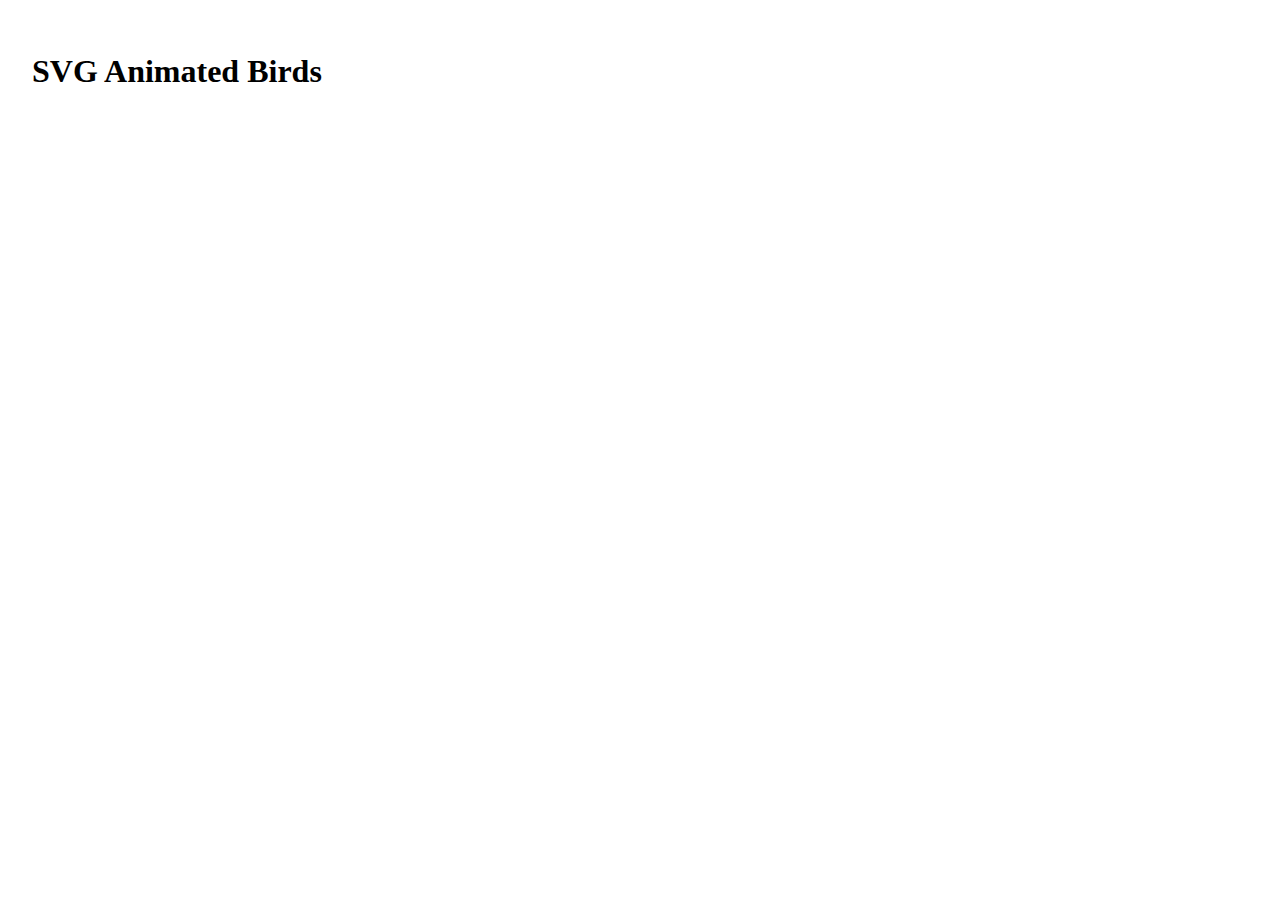
<file: public/flyingBird.html>
<!doctype html>
<!--[if IE 9]> <html class="ie9 no-js supports-no-cookies" lang="en"> <![endif]-->
<!--[if (gt IE 9)|!(IE)]><!-->
<html class="no-js supports-no-cookies" lang="en">
<!--<![endif]-->

<head>
  <meta charset="utf-8">
  <meta http-equiv="X-UA-Compatible" content="IE=edge">
  <meta name="viewport" content="width=device-width,initial-scale=1">
  <meta name="theme-color" content="#7db557">
  <link rel="canonical" href="https://materialize-shopify-themes.myshopify.com/">

  <title>
    

  </title>
  <link href="./assets/css/style.css" rel="stylesheet" type="text/css" media="all" />
  </head>
    <body>
                    <div class="container-birds">
                  
                        <h1>SVG Animated Birds</h1>
                        
                        <div class="bird-container bird-container--one">
                          <div class="bird bird--one"></div>
                        </div>
                        
                        <div class="bird-container bird-container--two">
                          <div class="bird bird--two"></div>
                        </div>
                        
                        <div class="bird-container bird-container--three">
                          <div class="bird bird--three"></div>
                        </div>
                        
                        <div class="bird-container bird-container--four">
                          <div class="bird bird--four"></div>
                        </div>
                        
                      </div>
    </body>
</html>
</file>
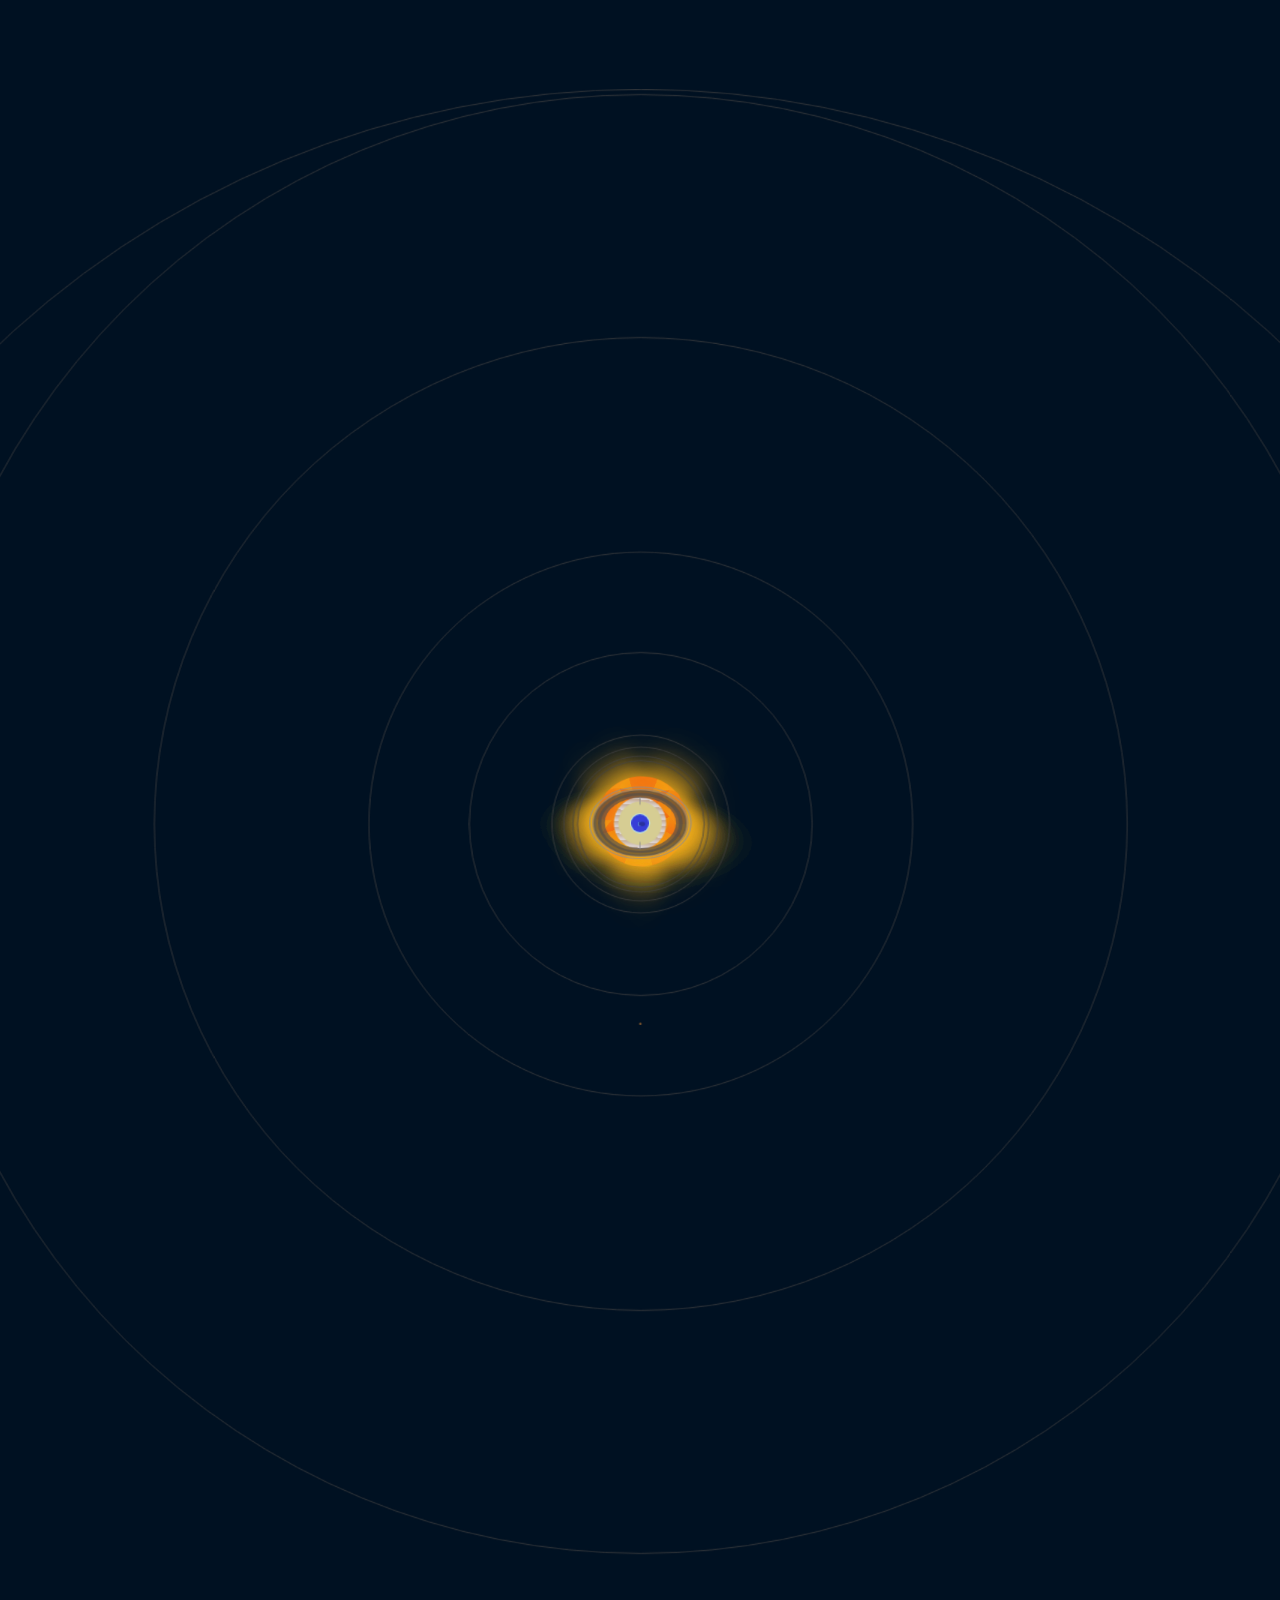
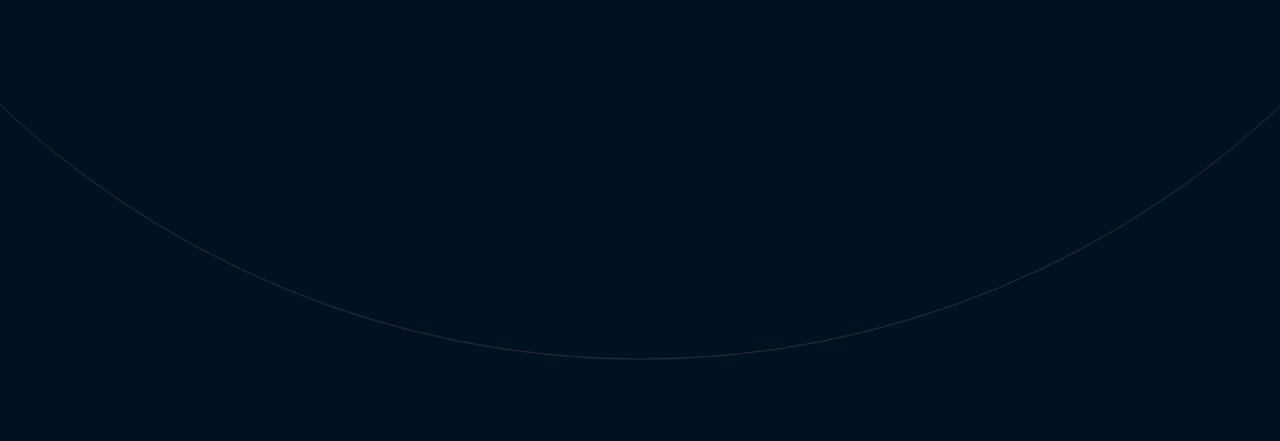
<file: public/galaxy.html>
<!doctype html>
<!--[if IE 9]> <html class="ie9 no-js supports-no-cookies" lang="en"> <![endif]-->
<!--[if (gt IE 9)|!(IE)]><!-->
<html class="no-js supports-no-cookies" lang="en">
<!--<![endif]-->

<head>
  <meta charset="utf-8">
  <meta http-equiv="X-UA-Compatible" content="IE=edge">
  <meta name="viewport" content="width=device-width,initial-scale=1">
  <meta name="theme-color" content="#7db557">



  <title>
    Galaxy

  </title>
  
  <link href="./assets/css/galaxy.css" rel="stylesheet" type="text/css" media="all" />
  <link href="./assets/css/animations.css" rel="stylesheet" type="text/css" media="all" />








</head>

<body id="materialize-shopify-themes" class="template-index ">
<div class="system">
  <div class="sun">

    <div class="view">
        <div class="plane main">
            <div class="circle" style="background-color: #f12711"></div>
            <div class="circle"></div>
            <div class="circle" style="background-color: #f12711"></div>
            <div class="circle"></div>
            <div class="circle" style="background-color: #f12711"></div>
            <div class="circle"></div>
            <div class="circle" style="background-color: #f12711"></div>
            <div class="circle"></div>
            <div class="circle" style="background-color: #f12711"></div>
            <div class="circle"></div>
        </div>
      </div>

  </div>
  <div class="mer-path"></div>
    <div class="mer"></div>
  <div class="ven-path"></div>
  <div class="ven"></div>
  <div class="ear-path"></div>
  <div class="ear"><div class="lune"></div></div>
  <div class="mar-path"></div>
  <div class="mar">
    <div class="pho"></div>
    <div class="dem"></div>
  </div>
  <div class="jup-path"></div>
  <div class="jup">
    <div class="spot"></div>
    <div class="jove io"></div>
    <div class="jove eur"></div>
    <div class="jove gan"></div>
    <div class="jove cal"></div>
  </div>
  <div class="sat-path"></div>
  <div class="sat">
    <div class="f-ring"></div>
    <div class="a-ring"></div>
    <div class="b-ring"></div>
    <div class="c-ring"></div>
  </div>
  <div class="ura-path"></div>
  <div class="ura">
    <div class="e-ring"></div>
  </div>
  <div class="nep-path"></div>
  <div class="nep">
    <div class="spot"></div>
  </div>
  <div class="plu-path"></div>
  <div class="plu"></div>
</div>
</body>
</html>
</file>
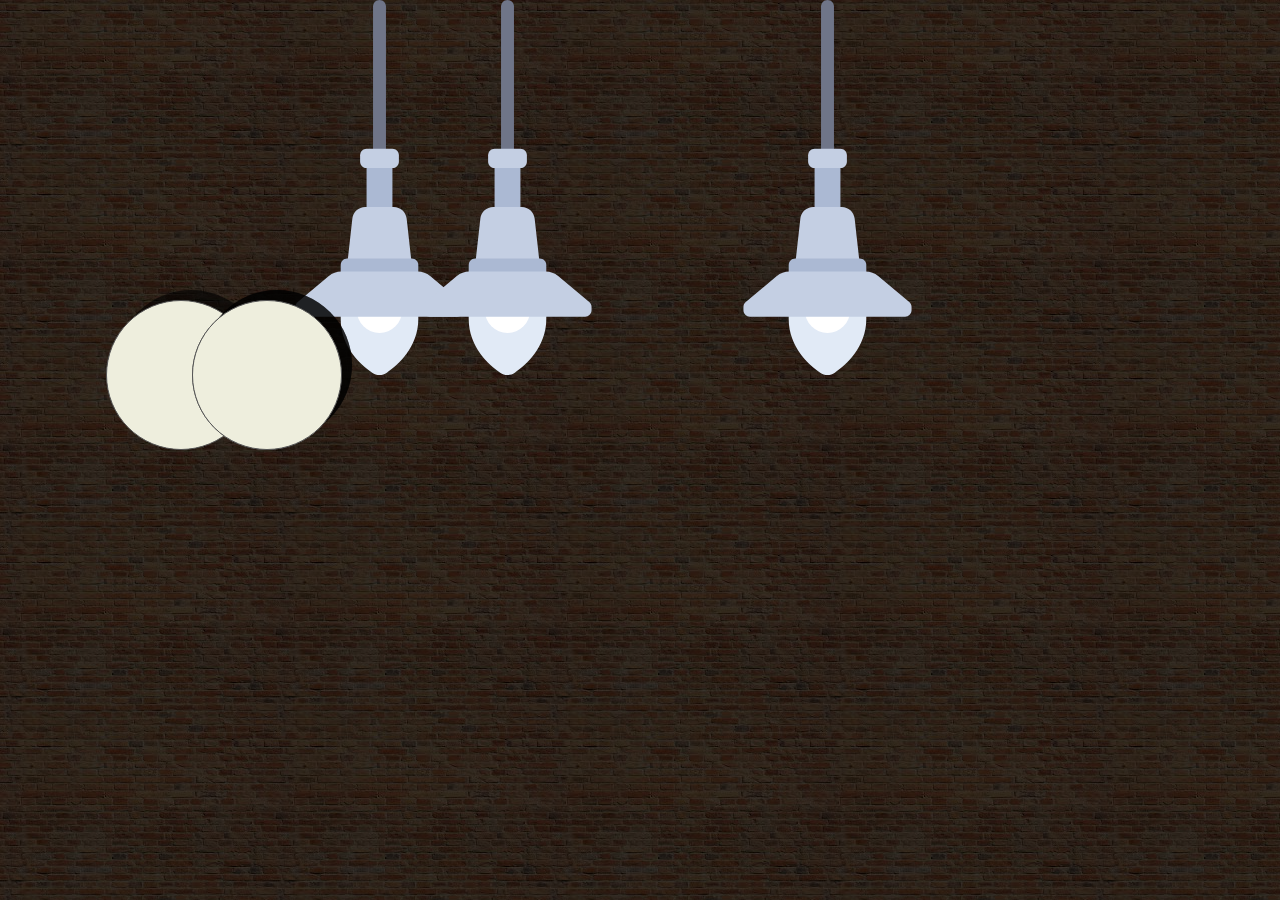
<file: public/index3.html>
<!doctype html>
<!--[if IE 9]> <html class="ie9 no-js supports-no-cookies" lang="en"> <![endif]-->
<!--[if (gt IE 9)|!(IE)]><!-->
<html class="no-js supports-no-cookies" lang="en">
<!--<![endif]-->

<head>
  <meta charset="utf-8">
  <meta http-equiv="X-UA-Compatible" content="IE=edge">
  <meta name="viewport" content="width=device-width,initial-scale=1">
  <meta name="theme-color" content="#7db557">
  <link rel="canonical" href="https://materialize-shopify-themes.myshopify.com/">

  <title>
    Materialize Shopify Themes

  </title>







  <link href="./assets/css/materialize.css" rel="stylesheet" type="text/css" media="all" />
  <link href="./assets/css/style.css" rel="stylesheet" type="text/css" media="all" />
  <link href="./assets/css/animate.css" rel="stylesheet" type="text/css" media="all" />

  <link rel="stylesheet" href="https://cdnjs.cloudflare.com/ajax/libs/font-awesome/4.7.0/css/font-awesome.min.css">
  <!-- Lato Font -->
  <link href='https://fonts.googleapis.com/css?family=Lato:300,400,700' rel='stylesheet' type='text/css'>

  <!-- Material Icons -->
  <link href="https://fonts.googleapis.com/icon?family=Material+Icons" rel="stylesheet">






</head>

<body class="wall">
    <div class="darks">
      <div class="container ml-auto mr-auto">
                <img src="./assets/img/electronics.svg" class="bulb bulb1"/>
                <img src="./assets/img/electronics.svg" class="bulb bulb2"/>
                <img src="./assets/img/electronics.svg" class="bulb bulb3"/>
                <!-- <img src="./assets/img/electronics.svg" class="bulb bulb4"/> -->
              <div class="circle circle1"></div>
              <div class="circle circle2"></div>
              <div class="circle circle3"></div>
          </div>
    </div>

  <!-- Javascript -->

  <script src="https://ajax.googleapis.com/ajax/libs/jquery/2.1.1/jquery.min.js"></script>

  <script src="./assets/js/materialize.js" type="text/javascript"></script>
  <script src="./assets/js/swiper.js" type="text/javascript"></script>
</body>

</html>
</file>
<file: public/assets/css/style.css>
html, body{
    overflow-x: hidden !important;
}
.shadow-sm {
    box-shadow: 0 .125rem .25rem rgba(0, 0, 0, .075) !important
}

.shadow {
    box-shadow: 0 .5rem 1rem rgba(0, 0, 0, .15) !important
}

.shadow-lg {
    box-shadow: 0 1rem 3rem rgba(0, 0, 0, .175) !important
}

.shadow-none {
    box-shadow: none !important
}

.w-25 {
    width: 25% !important
}

.w-50 {
    width: 50% !important
}

.w-75 {
    width: 75% !important
}

.w-100 {
    width: 100% !important
}

.w-auto {
    width: auto !important
}

.h-25 {
    height: 25% !important
}

.h-50 {
    height: 50% !important
}

.h-75 {
    height: 75% !important
}

.h-100 {
    height: 100% !important
}

.h-auto {
    height: auto !important
}

.mw-100 {
    max-width: 100% !important
}

.mh-100 {
    max-height: 100% !important
}

.min-vw-100 {
    min-width: 100vw !important
}

.min-vh-100 {
    min-height: 100vh !important
}

.vw-100 {
    width: 100vw !important
}

.vh-100 {
    height: 100vh !important
}

.stretched-link::after {
    position: absolute;
    top: 0;
    right: 0;
    bottom: 0;
    left: 0;
    z-index: 1;
    pointer-events: auto;
    content: "";
    background-color: rgba(0, 0, 0, 0)
}

.m-0 {
    margin: 0 !important
}

.mt-0,
.my-0 {
    margin-top: 0 !important
}

.mr-0,
.mx-0 {
    margin-right: 0 !important
}

.mb-0,
.my-0 {
    margin-bottom: 0 !important
}

.ml-0,
.mx-0 {
    margin-left: 0 !important
}

.m-1 {
    margin: .25rem !important
}

.mt-1,
.my-1 {
    margin-top: .25rem !important
}

.mr-1,
.mx-1 {
    margin-right: .25rem !important
}

.mb-1,
.my-1 {
    margin-bottom: .25rem !important
}

.ml-1,
.mx-1 {
    margin-left: .25rem !important
}

.m-2 {
    margin: .5rem !important
}

.mt-2,
.my-2 {
    margin-top: .5rem !important
}

.mr-2,
.mx-2 {
    margin-right: .5rem !important
}

.mb-2,
.my-2 {
    margin-bottom: .5rem !important
}

.ml-2,
.mx-2 {
    margin-left: .5rem !important
}

.m-3 {
    margin: 1rem !important
}

.mt-3,
.my-3 {
    margin-top: 1rem !important
}

.mr-3,
.mx-3 {
    margin-right: 1rem !important
}

.mb-3,
.my-3 {
    margin-bottom: 1rem !important
}

.ml-3,
.mx-3 {
    margin-left: 1rem !important
}

.m-4 {
    margin: 1.5rem !important
}

.mt-4,
.my-4 {
    margin-top: 1.5rem !important
}

.mr-4,
.mx-4 {
    margin-right: 1.5rem !important
}

.mb-4,
.my-4 {
    margin-bottom: 1.5rem !important
}

.ml-4,
.mx-4 {
    margin-left: 1.5rem !important
}

.m-5 {
    margin: 3rem !important
}

.mt-5,
.my-5 {
    margin-top: 3rem !important
}

.mr-5,
.mx-5 {
    margin-right: 3rem !important
}

.mb-5,
.my-5 {
    margin-bottom: 3rem !important
}

.ml-5,
.mx-5 {
    margin-left: 3rem !important
}

.p-0 {
    padding: 0 !important
}

.pt-0,
.py-0 {
    padding-top: 0 !important
}

.pr-0,
.px-0 {
    padding-right: 0 !important
}

.pb-0,
.py-0 {
    padding-bottom: 0 !important
}

.pl-0,
.px-0 {
    padding-left: 0 !important
}

.p-1 {
    padding: .25rem !important
}

.pt-1,
.py-1 {
    padding-top: .25rem !important
}

.pr-1,
.px-1 {
    padding-right: .25rem !important
}

.pb-1,
.py-1 {
    padding-bottom: .25rem !important
}

.pl-1,
.px-1 {
    padding-left: .25rem !important
}

.p-2 {
    padding: .5rem !important
}

.pt-2,
.py-2 {
    padding-top: .5rem !important
}

.pr-2,
.px-2 {
    padding-right: .5rem !important
}

.pb-2,
.py-2 {
    padding-bottom: .5rem !important
}

.pl-2,
.px-2 {
    padding-left: .5rem !important
}

.p-3 {
    padding: 1rem !important
}

.pt-3,
.py-3 {
    padding-top: 1rem !important
}

.pr-3,
.px-3 {
    padding-right: 1rem !important
}

.pb-3,
.py-3 {
    padding-bottom: 1rem !important
}

.pl-3,
.px-3 {
    padding-left: 1rem !important
}

.p-4 {
    padding: 1.5rem !important
}

.pt-4,
.py-4 {
    padding-top: 1.5rem !important
}

.pr-4,
.px-4 {
    padding-right: 1.5rem !important
}

.pb-4,
.py-4 {
    padding-bottom: 1.5rem !important
}

.pl-4,
.px-4 {
    padding-left: 1.5rem !important
}

.p-5 {
    padding: 3rem !important
}

.pt-5,
.py-5 {
    padding-top: 3rem !important
}

.pr-5,
.px-5 {
    padding-right: 3rem !important
}

.pb-5,
.py-5 {
    padding-bottom: 3rem !important
}

.pl-5,
.px-5 {
    padding-left: 3rem !important
}

.m-n1 {
    margin: -.25rem !important
}

.mt-n1,
.my-n1 {
    margin-top: -.25rem !important
}

.mr-n1,
.mx-n1 {
    margin-right: -.25rem !important
}

.mb-n1,
.my-n1 {
    margin-bottom: -.25rem !important
}

.ml-n1,
.mx-n1 {
    margin-left: -.25rem !important
}

.m-n2 {
    margin: -.5rem !important
}

.mt-n2,
.my-n2 {
    margin-top: -.5rem !important
}

.mr-n2,
.mx-n2 {
    margin-right: -.5rem !important
}

.mb-n2,
.my-n2 {
    margin-bottom: -.5rem !important
}

.ml-n2,
.mx-n2 {
    margin-left: -.5rem !important
}

.m-n3 {
    margin: -1rem !important
}

.mt-n3,
.my-n3 {
    margin-top: -1rem !important
}

.mr-n3,
.mx-n3 {
    margin-right: -1rem !important
}

.mb-n3,
.my-n3 {
    margin-bottom: -1rem !important
}

.ml-n3,
.mx-n3 {
    margin-left: -1rem !important
}

.m-n4 {
    margin: -1.5rem !important
}

.mt-n4,
.my-n4 {
    margin-top: -1.5rem !important
}

.mr-n4,
.mx-n4 {
    margin-right: -1.5rem !important
}

.mb-n4,
.my-n4 {
    margin-bottom: -1.5rem !important
}

.ml-n4,
.mx-n4 {
    margin-left: -1.5rem !important
}

.m-n5 {
    margin: -3rem !important
}

.mt-n5,
.my-n5 {
    margin-top: -3rem !important
}

.mr-n5,
.mx-n5 {
    margin-right: -3rem !important
}

.mb-n5,
.my-n5 {
    margin-bottom: -3rem !important
}

.ml-n5,
.mx-n5 {
    margin-left: -3rem !important
}

.m-auto {
    margin: auto !important
}

.mt-auto,
.my-auto {
    margin-top: auto !important
}

.mr-auto,
.mx-auto {
    margin-right: auto !important
}

.mb-auto,
.my-auto {
    margin-bottom: auto !important
}

.ml-auto,
.mx-auto {
    margin-left: auto !important
}

@media (min-width:576px) {
    .m-sm-0 {
        margin: 0 !important
    }

    .mt-sm-0,
    .my-sm-0 {
        margin-top: 0 !important
    }

    .mr-sm-0,
    .mx-sm-0 {
        margin-right: 0 !important
    }

    .mb-sm-0,
    .my-sm-0 {
        margin-bottom: 0 !important
    }

    .ml-sm-0,
    .mx-sm-0 {
        margin-left: 0 !important
    }

    .m-sm-1 {
        margin: .25rem !important
    }

    .mt-sm-1,
    .my-sm-1 {
        margin-top: .25rem !important
    }

    .mr-sm-1,
    .mx-sm-1 {
        margin-right: .25rem !important
    }

    .mb-sm-1,
    .my-sm-1 {
        margin-bottom: .25rem !important
    }

    .ml-sm-1,
    .mx-sm-1 {
        margin-left: .25rem !important
    }

    .m-sm-2 {
        margin: .5rem !important
    }

    .mt-sm-2,
    .my-sm-2 {
        margin-top: .5rem !important
    }

    .mr-sm-2,
    .mx-sm-2 {
        margin-right: .5rem !important
    }

    .mb-sm-2,
    .my-sm-2 {
        margin-bottom: .5rem !important
    }

    .ml-sm-2,
    .mx-sm-2 {
        margin-left: .5rem !important
    }

    .m-sm-3 {
        margin: 1rem !important
    }

    .mt-sm-3,
    .my-sm-3 {
        margin-top: 1rem !important
    }

    .mr-sm-3,
    .mx-sm-3 {
        margin-right: 1rem !important
    }

    .mb-sm-3,
    .my-sm-3 {
        margin-bottom: 1rem !important
    }

    .ml-sm-3,
    .mx-sm-3 {
        margin-left: 1rem !important
    }

    .m-sm-4 {
        margin: 1.5rem !important
    }

    .mt-sm-4,
    .my-sm-4 {
        margin-top: 1.5rem !important
    }

    .mr-sm-4,
    .mx-sm-4 {
        margin-right: 1.5rem !important
    }

    .mb-sm-4,
    .my-sm-4 {
        margin-bottom: 1.5rem !important
    }

    .ml-sm-4,
    .mx-sm-4 {
        margin-left: 1.5rem !important
    }

    .m-sm-5 {
        margin: 3rem !important
    }

    .mt-sm-5,
    .my-sm-5 {
        margin-top: 3rem !important
    }

    .mr-sm-5,
    .mx-sm-5 {
        margin-right: 3rem !important
    }

    .mb-sm-5,
    .my-sm-5 {
        margin-bottom: 3rem !important
    }

    .ml-sm-5,
    .mx-sm-5 {
        margin-left: 3rem !important
    }

    .p-sm-0 {
        padding: 0 !important
    }

    .pt-sm-0,
    .py-sm-0 {
        padding-top: 0 !important
    }

    .pr-sm-0,
    .px-sm-0 {
        padding-right: 0 !important
    }

    .pb-sm-0,
    .py-sm-0 {
        padding-bottom: 0 !important
    }

    .pl-sm-0,
    .px-sm-0 {
        padding-left: 0 !important
    }

    .p-sm-1 {
        padding: .25rem !important
    }

    .pt-sm-1,
    .py-sm-1 {
        padding-top: .25rem !important
    }

    .pr-sm-1,
    .px-sm-1 {
        padding-right: .25rem !important
    }

    .pb-sm-1,
    .py-sm-1 {
        padding-bottom: .25rem !important
    }

    .pl-sm-1,
    .px-sm-1 {
        padding-left: .25rem !important
    }

    .p-sm-2 {
        padding: .5rem !important
    }

    .pt-sm-2,
    .py-sm-2 {
        padding-top: .5rem !important
    }

    .pr-sm-2,
    .px-sm-2 {
        padding-right: .5rem !important
    }

    .pb-sm-2,
    .py-sm-2 {
        padding-bottom: .5rem !important
    }

    .pl-sm-2,
    .px-sm-2 {
        padding-left: .5rem !important
    }

    .p-sm-3 {
        padding: 1rem !important
    }

    .pt-sm-3,
    .py-sm-3 {
        padding-top: 1rem !important
    }

    .pr-sm-3,
    .px-sm-3 {
        padding-right: 1rem !important
    }

    .pb-sm-3,
    .py-sm-3 {
        padding-bottom: 1rem !important
    }

    .pl-sm-3,
    .px-sm-3 {
        padding-left: 1rem !important
    }

    .p-sm-4 {
        padding: 1.5rem !important
    }

    .pt-sm-4,
    .py-sm-4 {
        padding-top: 1.5rem !important
    }

    .pr-sm-4,
    .px-sm-4 {
        padding-right: 1.5rem !important
    }

    .pb-sm-4,
    .py-sm-4 {
        padding-bottom: 1.5rem !important
    }

    .pl-sm-4,
    .px-sm-4 {
        padding-left: 1.5rem !important
    }

    .p-sm-5 {
        padding: 3rem !important
    }

    .pt-sm-5,
    .py-sm-5 {
        padding-top: 3rem !important
    }

    .pr-sm-5,
    .px-sm-5 {
        padding-right: 3rem !important
    }

    .pb-sm-5,
    .py-sm-5 {
        padding-bottom: 3rem !important
    }

    .pl-sm-5,
    .px-sm-5 {
        padding-left: 3rem !important
    }

    .m-sm-n1 {
        margin: -.25rem !important
    }

    .mt-sm-n1,
    .my-sm-n1 {
        margin-top: -.25rem !important
    }

    .mr-sm-n1,
    .mx-sm-n1 {
        margin-right: -.25rem !important
    }

    .mb-sm-n1,
    .my-sm-n1 {
        margin-bottom: -.25rem !important
    }

    .ml-sm-n1,
    .mx-sm-n1 {
        margin-left: -.25rem !important
    }

    .m-sm-n2 {
        margin: -.5rem !important
    }

    .mt-sm-n2,
    .my-sm-n2 {
        margin-top: -.5rem !important
    }

    .mr-sm-n2,
    .mx-sm-n2 {
        margin-right: -.5rem !important
    }

    .mb-sm-n2,
    .my-sm-n2 {
        margin-bottom: -.5rem !important
    }

    .ml-sm-n2,
    .mx-sm-n2 {
        margin-left: -.5rem !important
    }

    .m-sm-n3 {
        margin: -1rem !important
    }

    .mt-sm-n3,
    .my-sm-n3 {
        margin-top: -1rem !important
    }

    .mr-sm-n3,
    .mx-sm-n3 {
        margin-right: -1rem !important
    }

    .mb-sm-n3,
    .my-sm-n3 {
        margin-bottom: -1rem !important
    }

    .ml-sm-n3,
    .mx-sm-n3 {
        margin-left: -1rem !important
    }

    .m-sm-n4 {
        margin: -1.5rem !important
    }

    .mt-sm-n4,
    .my-sm-n4 {
        margin-top: -1.5rem !important
    }

    .mr-sm-n4,
    .mx-sm-n4 {
        margin-right: -1.5rem !important
    }

    .mb-sm-n4,
    .my-sm-n4 {
        margin-bottom: -1.5rem !important
    }

    .ml-sm-n4,
    .mx-sm-n4 {
        margin-left: -1.5rem !important
    }

    .m-sm-n5 {
        margin: -3rem !important
    }

    .mt-sm-n5,
    .my-sm-n5 {
        margin-top: -3rem !important
    }

    .mr-sm-n5,
    .mx-sm-n5 {
        margin-right: -3rem !important
    }

    .mb-sm-n5,
    .my-sm-n5 {
        margin-bottom: -3rem !important
    }

    .ml-sm-n5,
    .mx-sm-n5 {
        margin-left: -3rem !important
    }

    .m-sm-auto {
        margin: auto !important
    }

    .mt-sm-auto,
    .my-sm-auto {
        margin-top: auto !important
    }

    .mr-sm-auto,
    .mx-sm-auto {
        margin-right: auto !important
    }

    .mb-sm-auto,
    .my-sm-auto {
        margin-bottom: auto !important
    }

    .ml-sm-auto,
    .mx-sm-auto {
        margin-left: auto !important
    }
}

@media (min-width:768px) {
    .m-md-0 {
        margin: 0 !important
    }

    .mt-md-0,
    .my-md-0 {
        margin-top: 0 !important
    }

    .mr-md-0,
    .mx-md-0 {
        margin-right: 0 !important
    }

    .mb-md-0,
    .my-md-0 {
        margin-bottom: 0 !important
    }

    .ml-md-0,
    .mx-md-0 {
        margin-left: 0 !important
    }

    .m-md-1 {
        margin: .25rem !important
    }

    .mt-md-1,
    .my-md-1 {
        margin-top: .25rem !important
    }

    .mr-md-1,
    .mx-md-1 {
        margin-right: .25rem !important
    }

    .mb-md-1,
    .my-md-1 {
        margin-bottom: .25rem !important
    }

    .ml-md-1,
    .mx-md-1 {
        margin-left: .25rem !important
    }

    .m-md-2 {
        margin: .5rem !important
    }

    .mt-md-2,
    .my-md-2 {
        margin-top: .5rem !important
    }

    .mr-md-2,
    .mx-md-2 {
        margin-right: .5rem !important
    }

    .mb-md-2,
    .my-md-2 {
        margin-bottom: .5rem !important
    }

    .ml-md-2,
    .mx-md-2 {
        margin-left: .5rem !important
    }

    .m-md-3 {
        margin: 1rem !important
    }

    .mt-md-3,
    .my-md-3 {
        margin-top: 1rem !important
    }

    .mr-md-3,
    .mx-md-3 {
        margin-right: 1rem !important
    }

    .mb-md-3,
    .my-md-3 {
        margin-bottom: 1rem !important
    }

    .ml-md-3,
    .mx-md-3 {
        margin-left: 1rem !important
    }

    .m-md-4 {
        margin: 1.5rem !important
    }

    .mt-md-4,
    .my-md-4 {
        margin-top: 1.5rem !important
    }

    .mr-md-4,
    .mx-md-4 {
        margin-right: 1.5rem !important
    }

    .mb-md-4,
    .my-md-4 {
        margin-bottom: 1.5rem !important
    }

    .ml-md-4,
    .mx-md-4 {
        margin-left: 1.5rem !important
    }

    .m-md-5 {
        margin: 3rem !important
    }

    .mt-md-5,
    .my-md-5 {
        margin-top: 3rem !important
    }

    .mr-md-5,
    .mx-md-5 {
        margin-right: 3rem !important
    }

    .mb-md-5,
    .my-md-5 {
        margin-bottom: 3rem !important
    }

    .ml-md-5,
    .mx-md-5 {
        margin-left: 3rem !important
    }

    .p-md-0 {
        padding: 0 !important
    }

    .pt-md-0,
    .py-md-0 {
        padding-top: 0 !important
    }

    .pr-md-0,
    .px-md-0 {
        padding-right: 0 !important
    }

    .pb-md-0,
    .py-md-0 {
        padding-bottom: 0 !important
    }

    .pl-md-0,
    .px-md-0 {
        padding-left: 0 !important
    }

    .p-md-1 {
        padding: .25rem !important
    }

    .pt-md-1,
    .py-md-1 {
        padding-top: .25rem !important
    }

    .pr-md-1,
    .px-md-1 {
        padding-right: .25rem !important
    }

    .pb-md-1,
    .py-md-1 {
        padding-bottom: .25rem !important
    }

    .pl-md-1,
    .px-md-1 {
        padding-left: .25rem !important
    }

    .p-md-2 {
        padding: .5rem !important
    }

    .pt-md-2,
    .py-md-2 {
        padding-top: .5rem !important
    }

    .pr-md-2,
    .px-md-2 {
        padding-right: .5rem !important
    }

    .pb-md-2,
    .py-md-2 {
        padding-bottom: .5rem !important
    }

    .pl-md-2,
    .px-md-2 {
        padding-left: .5rem !important
    }

    .p-md-3 {
        padding: 1rem !important
    }

    .pt-md-3,
    .py-md-3 {
        padding-top: 1rem !important
    }

    .pr-md-3,
    .px-md-3 {
        padding-right: 1rem !important
    }

    .pb-md-3,
    .py-md-3 {
        padding-bottom: 1rem !important
    }

    .pl-md-3,
    .px-md-3 {
        padding-left: 1rem !important
    }

    .p-md-4 {
        padding: 1.5rem !important
    }

    .pt-md-4,
    .py-md-4 {
        padding-top: 1.5rem !important
    }

    .pr-md-4,
    .px-md-4 {
        padding-right: 1.5rem !important
    }

    .pb-md-4,
    .py-md-4 {
        padding-bottom: 1.5rem !important
    }

    .pl-md-4,
    .px-md-4 {
        padding-left: 1.5rem !important
    }

    .p-md-5 {
        padding: 3rem !important
    }

    .pt-md-5,
    .py-md-5 {
        padding-top: 3rem !important
    }

    .pr-md-5,
    .px-md-5 {
        padding-right: 3rem !important
    }

    .pb-md-5,
    .py-md-5 {
        padding-bottom: 3rem !important
    }

    .pl-md-5,
    .px-md-5 {
        padding-left: 3rem !important
    }

    .m-md-n1 {
        margin: -.25rem !important
    }

    .mt-md-n1,
    .my-md-n1 {
        margin-top: -.25rem !important
    }

    .mr-md-n1,
    .mx-md-n1 {
        margin-right: -.25rem !important
    }

    .mb-md-n1,
    .my-md-n1 {
        margin-bottom: -.25rem !important
    }

    .ml-md-n1,
    .mx-md-n1 {
        margin-left: -.25rem !important
    }

    .m-md-n2 {
        margin: -.5rem !important
    }

    .mt-md-n2,
    .my-md-n2 {
        margin-top: -.5rem !important
    }

    .mr-md-n2,
    .mx-md-n2 {
        margin-right: -.5rem !important
    }

    .mb-md-n2,
    .my-md-n2 {
        margin-bottom: -.5rem !important
    }

    .ml-md-n2,
    .mx-md-n2 {
        margin-left: -.5rem !important
    }

    .m-md-n3 {
        margin: -1rem !important
    }

    .mt-md-n3,
    .my-md-n3 {
        margin-top: -1rem !important
    }

    .mr-md-n3,
    .mx-md-n3 {
        margin-right: -1rem !important
    }

    .mb-md-n3,
    .my-md-n3 {
        margin-bottom: -1rem !important
    }

    .ml-md-n3,
    .mx-md-n3 {
        margin-left: -1rem !important
    }

    .m-md-n4 {
        margin: -1.5rem !important
    }

    .mt-md-n4,
    .my-md-n4 {
        margin-top: -1.5rem !important
    }

    .mr-md-n4,
    .mx-md-n4 {
        margin-right: -1.5rem !important
    }

    .mb-md-n4,
    .my-md-n4 {
        margin-bottom: -1.5rem !important
    }

    .ml-md-n4,
    .mx-md-n4 {
        margin-left: -1.5rem !important
    }

    .m-md-n5 {
        margin: -3rem !important
    }

    .mt-md-n5,
    .my-md-n5 {
        margin-top: -3rem !important
    }

    .mr-md-n5,
    .mx-md-n5 {
        margin-right: -3rem !important
    }

    .mb-md-n5,
    .my-md-n5 {
        margin-bottom: -3rem !important
    }

    .ml-md-n5,
    .mx-md-n5 {
        margin-left: -3rem !important
    }

    .m-md-auto {
        margin: auto !important
    }

    .mt-md-auto,
    .my-md-auto {
        margin-top: auto !important
    }

    .mr-md-auto,
    .mx-md-auto {
        margin-right: auto !important
    }

    .mb-md-auto,
    .my-md-auto {
        margin-bottom: auto !important
    }

    .ml-md-auto,
    .mx-md-auto {
        margin-left: auto !important
    }
}

@media (min-width:992px) {
    .m-lg-0 {
        margin: 0 !important
    }

    .mt-lg-0,
    .my-lg-0 {
        margin-top: 0 !important
    }

    .mr-lg-0,
    .mx-lg-0 {
        margin-right: 0 !important
    }

    .mb-lg-0,
    .my-lg-0 {
        margin-bottom: 0 !important
    }

    .ml-lg-0,
    .mx-lg-0 {
        margin-left: 0 !important
    }

    .m-lg-1 {
        margin: .25rem !important
    }

    .mt-lg-1,
    .my-lg-1 {
        margin-top: .25rem !important
    }

    .mr-lg-1,
    .mx-lg-1 {
        margin-right: .25rem !important
    }

    .mb-lg-1,
    .my-lg-1 {
        margin-bottom: .25rem !important
    }

    .ml-lg-1,
    .mx-lg-1 {
        margin-left: .25rem !important
    }

    .m-lg-2 {
        margin: .5rem !important
    }

    .mt-lg-2,
    .my-lg-2 {
        margin-top: .5rem !important
    }

    .mr-lg-2,
    .mx-lg-2 {
        margin-right: .5rem !important
    }

    .mb-lg-2,
    .my-lg-2 {
        margin-bottom: .5rem !important
    }

    .ml-lg-2,
    .mx-lg-2 {
        margin-left: .5rem !important
    }

    .m-lg-3 {
        margin: 1rem !important
    }

    .mt-lg-3,
    .my-lg-3 {
        margin-top: 1rem !important
    }

    .mr-lg-3,
    .mx-lg-3 {
        margin-right: 1rem !important
    }

    .mb-lg-3,
    .my-lg-3 {
        margin-bottom: 1rem !important
    }

    .ml-lg-3,
    .mx-lg-3 {
        margin-left: 1rem !important
    }

    .m-lg-4 {
        margin: 1.5rem !important
    }

    .mt-lg-4,
    .my-lg-4 {
        margin-top: 1.5rem !important
    }

    .mr-lg-4,
    .mx-lg-4 {
        margin-right: 1.5rem !important
    }

    .mb-lg-4,
    .my-lg-4 {
        margin-bottom: 1.5rem !important
    }

    .ml-lg-4,
    .mx-lg-4 {
        margin-left: 1.5rem !important
    }

    .m-lg-5 {
        margin: 3rem !important
    }

    .mt-lg-5,
    .my-lg-5 {
        margin-top: 3rem !important
    }

    .mr-lg-5,
    .mx-lg-5 {
        margin-right: 3rem !important
    }

    .mb-lg-5,
    .my-lg-5 {
        margin-bottom: 3rem !important
    }

    .ml-lg-5,
    .mx-lg-5 {
        margin-left: 3rem !important
    }

    .p-lg-0 {
        padding: 0 !important
    }

    .pt-lg-0,
    .py-lg-0 {
        padding-top: 0 !important
    }

    .pr-lg-0,
    .px-lg-0 {
        padding-right: 0 !important
    }

    .pb-lg-0,
    .py-lg-0 {
        padding-bottom: 0 !important
    }

    .pl-lg-0,
    .px-lg-0 {
        padding-left: 0 !important
    }

    .p-lg-1 {
        padding: .25rem !important
    }

    .pt-lg-1,
    .py-lg-1 {
        padding-top: .25rem !important
    }

    .pr-lg-1,
    .px-lg-1 {
        padding-right: .25rem !important
    }

    .pb-lg-1,
    .py-lg-1 {
        padding-bottom: .25rem !important
    }

    .pl-lg-1,
    .px-lg-1 {
        padding-left: .25rem !important
    }

    .p-lg-2 {
        padding: .5rem !important
    }

    .pt-lg-2,
    .py-lg-2 {
        padding-top: .5rem !important
    }

    .pr-lg-2,
    .px-lg-2 {
        padding-right: .5rem !important
    }

    .pb-lg-2,
    .py-lg-2 {
        padding-bottom: .5rem !important
    }

    .pl-lg-2,
    .px-lg-2 {
        padding-left: .5rem !important
    }

    .p-lg-3 {
        padding: 1rem !important
    }

    .pt-lg-3,
    .py-lg-3 {
        padding-top: 1rem !important
    }

    .pr-lg-3,
    .px-lg-3 {
        padding-right: 1rem !important
    }

    .pb-lg-3,
    .py-lg-3 {
        padding-bottom: 1rem !important
    }

    .pl-lg-3,
    .px-lg-3 {
        padding-left: 1rem !important
    }

    .p-lg-4 {
        padding: 1.5rem !important
    }

    .pt-lg-4,
    .py-lg-4 {
        padding-top: 1.5rem !important
    }

    .pr-lg-4,
    .px-lg-4 {
        padding-right: 1.5rem !important
    }

    .pb-lg-4,
    .py-lg-4 {
        padding-bottom: 1.5rem !important
    }

    .pl-lg-4,
    .px-lg-4 {
        padding-left: 1.5rem !important
    }

    .p-lg-5 {
        padding: 3rem !important
    }

    .pt-lg-5,
    .py-lg-5 {
        padding-top: 3rem !important
    }

    .pr-lg-5,
    .px-lg-5 {
        padding-right: 3rem !important
    }

    .pb-lg-5,
    .py-lg-5 {
        padding-bottom: 3rem !important
    }

    .pl-lg-5,
    .px-lg-5 {
        padding-left: 3rem !important
    }

    .m-lg-n1 {
        margin: -.25rem !important
    }

    .mt-lg-n1,
    .my-lg-n1 {
        margin-top: -.25rem !important
    }

    .mr-lg-n1,
    .mx-lg-n1 {
        margin-right: -.25rem !important
    }

    .mb-lg-n1,
    .my-lg-n1 {
        margin-bottom: -.25rem !important
    }

    .ml-lg-n1,
    .mx-lg-n1 {
        margin-left: -.25rem !important
    }

    .m-lg-n2 {
        margin: -.5rem !important
    }

    .mt-lg-n2,
    .my-lg-n2 {
        margin-top: -.5rem !important
    }

    .mr-lg-n2,
    .mx-lg-n2 {
        margin-right: -.5rem !important
    }

    .mb-lg-n2,
    .my-lg-n2 {
        margin-bottom: -.5rem !important
    }

    .ml-lg-n2,
    .mx-lg-n2 {
        margin-left: -.5rem !important
    }

    .m-lg-n3 {
        margin: -1rem !important
    }

    .mt-lg-n3,
    .my-lg-n3 {
        margin-top: -1rem !important
    }

    .mr-lg-n3,
    .mx-lg-n3 {
        margin-right: -1rem !important
    }

    .mb-lg-n3,
    .my-lg-n3 {
        margin-bottom: -1rem !important
    }

    .ml-lg-n3,
    .mx-lg-n3 {
        margin-left: -1rem !important
    }

    .m-lg-n4 {
        margin: -1.5rem !important
    }

    .mt-lg-n4,
    .my-lg-n4 {
        margin-top: -1.5rem !important
    }

    .mr-lg-n4,
    .mx-lg-n4 {
        margin-right: -1.5rem !important
    }

    .mb-lg-n4,
    .my-lg-n4 {
        margin-bottom: -1.5rem !important
    }

    .ml-lg-n4,
    .mx-lg-n4 {
        margin-left: -1.5rem !important
    }

    .m-lg-n5 {
        margin: -3rem !important
    }

    .mt-lg-n5,
    .my-lg-n5 {
        margin-top: -3rem !important
    }

    .mr-lg-n5,
    .mx-lg-n5 {
        margin-right: -3rem !important
    }

    .mb-lg-n5,
    .my-lg-n5 {
        margin-bottom: -3rem !important
    }

    .ml-lg-n5,
    .mx-lg-n5 {
        margin-left: -3rem !important
    }

    .m-lg-auto {
        margin: auto !important
    }

    .mt-lg-auto,
    .my-lg-auto {
        margin-top: auto !important
    }

    .mr-lg-auto,
    .mx-lg-auto {
        margin-right: auto !important
    }

    .mb-lg-auto,
    .my-lg-auto {
        margin-bottom: auto !important
    }

    .ml-lg-auto,
    .mx-lg-auto {
        margin-left: auto !important
    }
}

@media (min-width:1200px) {
    .m-xl-0 {
        margin: 0 !important
    }

    .mt-xl-0,
    .my-xl-0 {
        margin-top: 0 !important
    }

    .mr-xl-0,
    .mx-xl-0 {
        margin-right: 0 !important
    }

    .mb-xl-0,
    .my-xl-0 {
        margin-bottom: 0 !important
    }

    .ml-xl-0,
    .mx-xl-0 {
        margin-left: 0 !important
    }

    .m-xl-1 {
        margin: .25rem !important
    }

    .mt-xl-1,
    .my-xl-1 {
        margin-top: .25rem !important
    }

    .mr-xl-1,
    .mx-xl-1 {
        margin-right: .25rem !important
    }

    .mb-xl-1,
    .my-xl-1 {
        margin-bottom: .25rem !important
    }

    .ml-xl-1,
    .mx-xl-1 {
        margin-left: .25rem !important
    }

    .m-xl-2 {
        margin: .5rem !important
    }

    .mt-xl-2,
    .my-xl-2 {
        margin-top: .5rem !important
    }

    .mr-xl-2,
    .mx-xl-2 {
        margin-right: .5rem !important
    }

    .mb-xl-2,
    .my-xl-2 {
        margin-bottom: .5rem !important
    }

    .ml-xl-2,
    .mx-xl-2 {
        margin-left: .5rem !important
    }

    .m-xl-3 {
        margin: 1rem !important
    }

    .mt-xl-3,
    .my-xl-3 {
        margin-top: 1rem !important
    }

    .mr-xl-3,
    .mx-xl-3 {
        margin-right: 1rem !important
    }

    .mb-xl-3,
    .my-xl-3 {
        margin-bottom: 1rem !important
    }

    .ml-xl-3,
    .mx-xl-3 {
        margin-left: 1rem !important
    }

    .m-xl-4 {
        margin: 1.5rem !important
    }

    .mt-xl-4,
    .my-xl-4 {
        margin-top: 1.5rem !important
    }

    .mr-xl-4,
    .mx-xl-4 {
        margin-right: 1.5rem !important
    }

    .mb-xl-4,
    .my-xl-4 {
        margin-bottom: 1.5rem !important
    }

    .ml-xl-4,
    .mx-xl-4 {
        margin-left: 1.5rem !important
    }

    .m-xl-5 {
        margin: 3rem !important
    }

    .mt-xl-5,
    .my-xl-5 {
        margin-top: 3rem !important
    }

    .mr-xl-5,
    .mx-xl-5 {
        margin-right: 3rem !important
    }

    .mb-xl-5,
    .my-xl-5 {
        margin-bottom: 3rem !important
    }

    .ml-xl-5,
    .mx-xl-5 {
        margin-left: 3rem !important
    }

    .p-xl-0 {
        padding: 0 !important
    }

    .pt-xl-0,
    .py-xl-0 {
        padding-top: 0 !important
    }

    .pr-xl-0,
    .px-xl-0 {
        padding-right: 0 !important
    }

    .pb-xl-0,
    .py-xl-0 {
        padding-bottom: 0 !important
    }

    .pl-xl-0,
    .px-xl-0 {
        padding-left: 0 !important
    }

    .p-xl-1 {
        padding: .25rem !important
    }

    .pt-xl-1,
    .py-xl-1 {
        padding-top: .25rem !important
    }

    .pr-xl-1,
    .px-xl-1 {
        padding-right: .25rem !important
    }

    .pb-xl-1,
    .py-xl-1 {
        padding-bottom: .25rem !important
    }

    .pl-xl-1,
    .px-xl-1 {
        padding-left: .25rem !important
    }

    .p-xl-2 {
        padding: .5rem !important
    }

    .pt-xl-2,
    .py-xl-2 {
        padding-top: .5rem !important
    }

    .pr-xl-2,
    .px-xl-2 {
        padding-right: .5rem !important
    }

    .pb-xl-2,
    .py-xl-2 {
        padding-bottom: .5rem !important
    }

    .pl-xl-2,
    .px-xl-2 {
        padding-left: .5rem !important
    }

    .p-xl-3 {
        padding: 1rem !important
    }

    .pt-xl-3,
    .py-xl-3 {
        padding-top: 1rem !important
    }

    .pr-xl-3,
    .px-xl-3 {
        padding-right: 1rem !important
    }

    .pb-xl-3,
    .py-xl-3 {
        padding-bottom: 1rem !important
    }

    .pl-xl-3,
    .px-xl-3 {
        padding-left: 1rem !important
    }

    .p-xl-4 {
        padding: 1.5rem !important
    }

    .pt-xl-4,
    .py-xl-4 {
        padding-top: 1.5rem !important
    }

    .pr-xl-4,
    .px-xl-4 {
        padding-right: 1.5rem !important
    }

    .pb-xl-4,
    .py-xl-4 {
        padding-bottom: 1.5rem !important
    }

    .pl-xl-4,
    .px-xl-4 {
        padding-left: 1.5rem !important
    }

    .p-xl-5 {
        padding: 3rem !important
    }

    .pt-xl-5,
    .py-xl-5 {
        padding-top: 3rem !important
    }

    .pr-xl-5,
    .px-xl-5 {
        padding-right: 3rem !important
    }

    .pb-xl-5,
    .py-xl-5 {
        padding-bottom: 3rem !important
    }

    .pl-xl-5,
    .px-xl-5 {
        padding-left: 3rem !important
    }

    .m-xl-n1 {
        margin: -.25rem !important
    }

    .mt-xl-n1,
    .my-xl-n1 {
        margin-top: -.25rem !important
    }

    .mr-xl-n1,
    .mx-xl-n1 {
        margin-right: -.25rem !important
    }

    .mb-xl-n1,
    .my-xl-n1 {
        margin-bottom: -.25rem !important
    }

    .ml-xl-n1,
    .mx-xl-n1 {
        margin-left: -.25rem !important
    }

    .m-xl-n2 {
        margin: -.5rem !important
    }

    .mt-xl-n2,
    .my-xl-n2 {
        margin-top: -.5rem !important
    }

    .mr-xl-n2,
    .mx-xl-n2 {
        margin-right: -.5rem !important
    }

    .mb-xl-n2,
    .my-xl-n2 {
        margin-bottom: -.5rem !important
    }

    .ml-xl-n2,
    .mx-xl-n2 {
        margin-left: -.5rem !important
    }

    .m-xl-n3 {
        margin: -1rem !important
    }

    .mt-xl-n3,
    .my-xl-n3 {
        margin-top: -1rem !important
    }

    .mr-xl-n3,
    .mx-xl-n3 {
        margin-right: -1rem !important
    }

    .mb-xl-n3,
    .my-xl-n3 {
        margin-bottom: -1rem !important
    }

    .ml-xl-n3,
    .mx-xl-n3 {
        margin-left: -1rem !important
    }

    .m-xl-n4 {
        margin: -1.5rem !important
    }

    .mt-xl-n4,
    .my-xl-n4 {
        margin-top: -1.5rem !important
    }

    .mr-xl-n4,
    .mx-xl-n4 {
        margin-right: -1.5rem !important
    }

    .mb-xl-n4,
    .my-xl-n4 {
        margin-bottom: -1.5rem !important
    }

    .ml-xl-n4,
    .mx-xl-n4 {
        margin-left: -1.5rem !important
    }

    .m-xl-n5 {
        margin: -3rem !important
    }

    .mt-xl-n5,
    .my-xl-n5 {
        margin-top: -3rem !important
    }

    .mr-xl-n5,
    .mx-xl-n5 {
        margin-right: -3rem !important
    }

    .mb-xl-n5,
    .my-xl-n5 {
        margin-bottom: -3rem !important
    }

    .ml-xl-n5,
    .mx-xl-n5 {
        margin-left: -3rem !important
    }

    .m-xl-auto {
        margin: auto !important
    }

    .mt-xl-auto,
    .my-xl-auto {
        margin-top: auto !important
    }

    .mr-xl-auto,
    .mx-xl-auto {
        margin-right: auto !important
    }

    .mb-xl-auto,
    .my-xl-auto {
        margin-bottom: auto !important
    }

    .ml-xl-auto,
    .mx-xl-auto {
        margin-left: auto !important
    }
}

.text-monospace {
    font-family: SFMono-Regular, Menlo, Monaco, Consolas, "Liberation Mono", "Courier New", monospace !important
}

.text-justify {
    text-align: justify !important
}

.text-wrap {
    white-space: normal !important
}

.text-nowrap {
    white-space: nowrap !important
}

.text-truncate {
    overflow: hidden;
    text-overflow: ellipsis;
    white-space: nowrap
}

.text-left {
    text-align: left !important
}

.text-right {
    text-align: right !important
}

.text-center {
    text-align: center !important
}

@media (min-width:576px) {
    .text-sm-left {
        text-align: left !important
    }

    .text-sm-right {
        text-align: right !important
    }

    .text-sm-center {
        text-align: center !important
    }
}

@media (min-width:768px) {
    .text-md-left {
        text-align: left !important
    }

    .text-md-right {
        text-align: right !important
    }

    .text-md-center {
        text-align: center !important
    }
}

@media (min-width:992px) {
    .text-lg-left {
        text-align: left !important
    }

    .text-lg-right {
        text-align: right !important
    }

    .text-lg-center {
        text-align: center !important
    }
}

@media (min-width:1200px) {
    .text-xl-left {
        text-align: left !important
    }

    .text-xl-right {
        text-align: right !important
    }

    .text-xl-center {
        text-align: center !important
    }
}

.text-lowercase {
    text-transform: lowercase !important
}

.text-uppercase {
    text-transform: uppercase !important
}

.text-capitalize {
    text-transform: capitalize !important
}

.font-weight-light {
    font-weight: 300 !important
}

.font-weight-lighter {
    font-weight: lighter !important
}

.font-weight-normal {
    font-weight: 400 !important
}

.font-weight-bold {
    font-weight: 700 !important
}

.font-weight-bolder {
    font-weight: bolder !important
}

.font-italic {
    font-style: italic !important
}

.text-white {
    color: #fff !important
}

.text-primary {
    color: #007bff !important
}

a.text-primary:focus,
a.text-primary:hover {
    color: #0056b3 !important
}

.text-secondary {
    color: #6c757d !important
}

a.text-secondary:focus,
a.text-secondary:hover {
    color: #494f54 !important
}

.text-success {
    color: #28a745 !important
}

a.text-success:focus,
a.text-success:hover {
    color: #19692c !important
}

.text-info {
    color: #17a2b8 !important
}

a.text-info:focus,
a.text-info:hover {
    color: #0f6674 !important
}

.text-warning {
    color: #ffc107 !important
}

a.text-warning:focus,
a.text-warning:hover {
    color: #ba8b00 !important
}

.text-danger {
    color: #dc3545 !important
}

a.text-danger:focus,
a.text-danger:hover {
    color: #a71d2a !important
}

.text-light {
    color: #f8f9fa !important
}

a.text-light:focus,
a.text-light:hover {
    color: #cbd3da !important
}

.text-dark {
    color: #343a40 !important
}

a.text-dark:focus,
a.text-dark:hover {
    color: #121416 !important
}

.text-body {
    color: #212529 !important
}

.text-muted {
    color: #6c757d !important
}

.text-black-50 {
    color: rgba(0, 0, 0, .5) !important
}

.text-white-50 {
    color: rgba(255, 255, 255, .5) !important
}

.text-hide {
    font: 0/0 a;
    color: transparent;
    text-shadow: none;
    background-color: transparent;
    border: 0
}

.text-decoration-none {
    text-decoration: none !important
}

.text-break {
    word-break: break-word !important;
    overflow-wrap: break-word !important
}

.text-reset {
    color: inherit !important
}

.visible {
    visibility: visible !important
}

.invisible {
    visibility: hidden !important
}

/* ----------------------------------------------------------------- */
/* CUSTOME PROPERTIES */


nav {
    background-color: transparent;
    /* background: -webkit-linear-gradient(to right, #FF4B2B, #FF416C); */
    /* Chrome 10-25, Safari 5.1-6 */
    /* background: linear-gradient(to right, #FF4B2B, #FF416C); */
    /* W3C, IE 10+/ Edge, Firefox 16+, Chrome 26+, Opera 12+, Safari 7+ */

    -webkit-box-shadow: none !important;
    box-shadow: none !important;

}



.nav-shadow, .page-footer {
    background: -webkit-linear-gradient(to right, #FF4B2B, #FF416C);
    /* Chrome 10-25, Safari 5.1-6 */
    background: linear-gradient(to right, #FF4B2B, #FF416C);
    /* W3C, IE 10+/ Edge, Firefox 16+, Chrome 26+, Opera 12+, Safari 7+ */


    -webkit-box-shadow: 0 2px 2px 0 rgba(0, 0, 0, 0.14), 0 3px 1px -2px rgba(0, 0, 0, 0.12), 0 1px 5px 0 rgba(0, 0, 0, 0.2) !important;
    box-shadow: 0 2px 2px 0 rgba(0, 0, 0, 0.14), 0 3px 1px -2px rgba(0, 0, 0, 0.12), 0 1px 5px 0 rgba(0, 0, 0, 0.2) !important;
}

.nav-shadow2, .footer2 {
    background: #56CCF2 !important;  /* fallback for old browsers */
    background: -webkit-linear-gradient(to right, #2F80ED, #56CCF2) !important;  /* Chrome 10-25, Safari 5.1-6 */
    background: linear-gradient(to right, #2F80ED, #56CCF2) !important; /* W3C, IE 10+/ Edge, Firefox 16+, Chrome 26+, Opera 12+, Safari 7+ */
    -webkit-box-shadow: 0 2px 2px 0 rgba(0, 0, 0, 0.14), 0 3px 1px -2px rgba(0, 0, 0, 0.12), 0 1px 5px 0 rgba(0, 0, 0, 0.2) !important;
    box-shadow: 0 2px 2px 0 rgba(0, 0, 0, 0.14), 0 3px 1px -2px rgba(0, 0, 0, 0.12), 0 1px 5px 0 rgba(0, 0, 0, 0.2) !important;
}

.header {
    position: relative;
    height: 40em;
    /* fallback for old browsers */
    background: -webkit-linear-gradient(to right, #FF4B2B, #FF416C);
    /* Chrome 10-25, Safari 5.1-6 */
    background: linear-gradient(to right, #FF4B2B, #FF416C);
    /* W3C, IE 10+/ Edge, Firefox 16+, Chrome 26+, Opera 12+, Safari 7+ */

}

.header2 {
    background: #56CCF2 !important;  /* fallback for old browsers */
    background: -webkit-linear-gradient(to right, #2F80ED, #56CCF2) !important;  /* Chrome 10-25, Safari 5.1-6 */
    background: linear-gradient(to right, #2F80ED, #56CCF2) !important; /* W3C, IE 10+/ Edge, Firefox 16+, Chrome 26+, Opera 12+, Safari 7+ */
}

.header h1 {
    color: white;
}

svg {
    position: absolute;
    bottom: -1px;
    width: 100%;
    height: auto;
}

/* Extra small devices (phones, 600px and down) */
@media only screen and (max-width: 600px) {
    .header {
        position: relative;
        height: 25em;
        /* fallback for old browsers */
        background: -webkit-linear-gradient(to right, #FF4B2B, #FF416C);
        /* Chrome 10-25, Safari 5.1-6 */
        background: linear-gradient(to right, #FF4B2B, #FF416C);
        /* W3C, IE 10+/ Edge, Firefox 16+, Chrome 26+, Opera 12+, Safari 7+ */

    }
}

/* Small devices (portrait tablets and large phones, 600px and up) */
@media only screen and (min-width: 600px) {
    .header {
        position: relative;
        height: 25em;
        /* fallback for old browsers */
        background: -webkit-linear-gradient(to right, #FF4B2B, #FF416C);
        /* Chrome 10-25, Safari 5.1-6 */
        background: linear-gradient(to right, #FF4B2B, #FF416C);
        /* W3C, IE 10+/ Edge, Firefox 16+, Chrome 26+, Opera 12+, Safari 7+ */

    }
}

/* Medium devices (landscape tablets, 768px and up) */
@media only screen and (min-width: 768px) {
    .header {
        position: relative;
        height: 40em;
        /* fallback for old browsers */
        background: -webkit-linear-gradient(to right, #FF4B2B, #FF416C);
        /* Chrome 10-25, Safari 5.1-6 */
        background: linear-gradient(to right, #FF4B2B, #FF416C);
        /* W3C, IE 10+/ Edge, Firefox 16+, Chrome 26+, Opera 12+, Safari 7+ */

    }
}

/* Large devices (laptops/desktops, 992px and up) */
@media only screen and (min-width: 992px) {
    .header {
        position: relative;
        height: 40em;
        /* fallback for old browsers */
        background: -webkit-linear-gradient(to right, #FF4B2B, #FF416C);
        /* Chrome 10-25, Safari 5.1-6 */
        background: linear-gradient(to right, #FF4B2B, #FF416C);
        /* W3C, IE 10+/ Edge, Firefox 16+, Chrome 26+, Opera 12+, Safari 7+ */

    }
}

/* Extra large devices (large laptops and desktops, 1200px and up) */
@media only screen and (min-width: 1200px) {
    .header {
        position: relative;
        height: 40em;
        /* fallback for old browsers */
        background: -webkit-linear-gradient(to right, #FF4B2B, #FF416C);
        /* Chrome 10-25, Safari 5.1-6 */
        background: linear-gradient(to right, #FF4B2B, #FF416C);
        /* W3C, IE 10+/ Edge, Firefox 16+, Chrome 26+, Opera 12+, Safari 7+ */

    }
}



@media screen and (max-width:400px) {
    @-ms-viewport {
        width: 320px
    }
}

.clear {
    clear: both;
    display: block;
    overflow: hidden;
    visibility: hidden;
    width: 0;
    height: 0
}


.lazy,
[data-lazy=true] {
    opacity: 0;
    -webkit-transition: all 300ms ease;
    transition: all 300ms ease
}

.lazy.loaded,
[data-lazy=true].loaded {
    opacity: 1
}


.epcl-carousel {
    padding: 0;
    visibility: hidden;
    height: 300px;
    opacity: 0;
    margin: 25px 25px 0;
    -webkit-transition: all 1000ms ease;
    transition: all 1000ms ease
}

.epcl-carousel.slick-initialized {
    visibility: visible;
    height: inherit;
    opacity: 1
}

.epcl-carousel .item {
    padding-top: 5px
}

.epcl-carousel .item .img {
    min-height: 300px;
    background: #000;
    border-radius: 15px;
    -webkit-transition: all 300ms ease;
    transition: all 300ms ease
}

.epcl-carousel .item article {
    position: relative;
    z-index: 1;
    margin: 0 15px;
    -webkit-transition: all 300ms ease;
    transition: all 300ms ease
}

.epcl-carousel .item article:hover {
    -webkit-transform: translateY(-3px);
    transform: translateY(-3px)
}

.epcl-carousel .item article .author-meta {
    left: 20px;
    right: 20px;
    text-align: center;
    z-index: 3;
    border: 0;
    background: none;
    position: absolute;
    bottom: 10px
}

.epcl-carousel .item article .author-meta a {
    color: #fff;
    float: none;
    text-align: center
}

.epcl-carousel .item article .author-meta .author-name {
    min-width: inherit
}

.epcl-carousel .item article .author-meta .author-image {
    float: none;
    display: inline-block;
    vertical-align: middle;
    margin-right: 5px
}

.epcl-carousel .item .info {
    position: absolute;
    left: 0;
    top: 50%;
    width: 100%;
    -webkit-box-sizing: border-box;
    box-sizing: border-box;
    padding: 20px 30px;
    z-index: 2;
    text-align: center;
    color: #fff;
    -webkit-transform: translateY(-55%);
    transform: translateY(-55%)
}

#single #comments.hosted .comment .epcl-carousel .item .info .comment-author,
.epcl-carousel .item .info #single #comments.hosted .comment .comment-author,
.epcl-carousel .item .info .title,
.epcl-carousel .item .info .wpcf7 label,
.wpcf7 .epcl-carousel .item .info label {
    margin: 0;
    line-height: 1.3
}

.epcl-carousel .item .info time {
    font-size: 13px;
    margin-bottom: 10px
}

.epcl-carousel .item .info time .remixicon {
    display: none;
    font-size: 18px;
    vertical-align: middle;
    margin-right: 5px;
    margin-top: -1px
}

.epcl-carousel .item div.overlay {
    position: absolute;
    left: 0;
    bottom: 0;
    width: 100%;
    height: 100%;
    -webkit-transition: all 300ms ease;
    transition: all 300ms ease;
    background: -webkit-gradient(linear, left top, left bottom, from(rgba(0, 0, 0, .1)), to(rgba(0, 0, 0, .5)));
    background: linear-gradient(to bottom, rgba(0, 0, 0, .1) 0%, rgba(0, 0, 0, .5) 100%);
    border-radius: 15px
}

.card-columns .card {
    margin-bottom: .75rem
}

@media (min-width:576px) {
    .card-columns {
        -webkit-column-count: 3;
        -moz-column-count: 3;
        column-count: 3;
        -webkit-column-gap: 1.25rem;
        -moz-column-gap: 1.25rem;
        column-gap: 1.25rem;
        orphans: 1;
        widows: 1
    }

    .card-columns .card {
        display: inline-block;
        width: 100%
    }
}

#sesion2-wave {
    /* doesn't work in IE/ early Edge */
    transform: rotate(180deg);
    top: -1px;
    position: absolute;
  }

.heading-1
{
    font-size: 26px;
    background: -webkit-linear-gradient(#D31027, #EA384D);
    -webkit-background-clip: text;
    -webkit-text-fill-color: transparent;
}


input:not([type]), input[type=text]:not(.browser-default), input[type=password]:not(.browser-default), input[type=email]:not(.browser-default), input[type=url]:not(.browser-default), input[type=time]:not(.browser-default), input[type=date]:not(.browser-default), input[type=datetime]:not(.browser-default), input[type=datetime-local]:not(.browser-default), input[type=tel]:not(.browser-default), input[type=number]:not(.browser-default), input[type=search]:not(.browser-default), textarea.materialize-textarea {
    background-color: transparent;
    border: none;
    border-bottom: 1px solid #ffffff;
    border-radius: 0;
    outline: none;
    height: 3rem;
    width: 100%;
    font-size: 16px;
    margin: 0 0 8px 0;
    padding: 0;
    -webkit-box-shadow: none;
    box-shadow: none;
    -webkit-box-sizing: content-box;
    box-sizing: content-box;
    -webkit-transition: border .3s, -webkit-box-shadow .3s;
    transition: border .3s, -webkit-box-shadow .3s;
    transition: box-shadow .3s, border .3s;
    transition: box-shadow .3s, border .3s, -webkit-box-shadow .3s;
}
.input-field > label {
    color: #ffffff;
    position: absolute;
    top: 0;
    left: 0;
    font-size: 1rem;
    cursor: text;
    -webkit-transition: color .2s ease-out, -webkit-transform .2s ease-out;
    transition: color .2s ease-out, -webkit-transform .2s ease-out;
    transition: transform .2s ease-out, color .2s ease-out;
    transition: transform .2s ease-out, color .2s ease-out, -webkit-transform .2s ease-out;
    -webkit-transform-origin: 0% 100%;
    transform-origin: 0% 100%;
    text-align: initial;
    -webkit-transform: translateY(12px);
    transform: translateY(12px);
}
label {
    font-size: 0.8rem;
    color: #ffffff;
}

.btn-primary
{
    background: #396afc;  /* fallback for old browsers */
background: -webkit-linear-gradient(to bottom, #2948ff, #396afc);  /* Chrome 10-25, Safari 5.1-6 */
background: linear-gradient(to bottom, #2948ff, #396afc); /* W3C, IE 10+/ Edge, Firefox 16+, Chrome 26+, Opera 12+, Safari 7+ */

}


/* .section-lighten { */
    /* background: -webkit-linear-gradient(to right, transparent, #FF4B2B, #FF416C, transparent); */
    /* Chrome 10-25, Safari 5.1-6 */
    /* background: linear-gradient(to right, transparent, #FF4B2B, #FF416C, transparent) ; */
    /* W3C, IE 10+/ Edge, Firefox 16+, Chrome 26+, Opera 12+, Safari 7+ */
    /* opacity: .7; */
    /* position: relative; */
/* } */

/* https://gist.github.com/lopspower/03fb1cc0ac9f32ef38f4 */
.section-lighten {
    background: url("../img/vectorstock_4674665.jpg");
     position: relative;
      background-repeat: no-repeat;
   background-size: 100% 100%;
 }
 
 .layer {
     background: -webkit-linear-gradient(to right, #FF4B2BBF, #FF416CBF);
    /* Chrome 10-25, Safari 5.1-6 */
    background: linear-gradient(to right, #FF4B2BBF, #FF416CBF) ;
    /* W3C, IE 10+/ Edge, Firefox 16+, Chrome 26+, Opera 12+, Safari 7+ */
     position: relative;
     top: 0;
     left: 0;
     width: 100%;
     height: 400px;
 }


 #speker, #spwhite, #sprect1, #sprect2, #screen1, #screen2{
    /* doesn't work in IE/ older Edge */
    top:200px !important;
    transform: translate(100px, 405px) !important;
    transform: rotate(-45deg) !important;
     transform-origin: 50% 50% !important;
  }

  #img1{
    /* doesn't work in IE/ older Edge */
    transform: rotate(-44.9deg) !important;
    transform-origin: 65% 73% !important;
  }



  @import url("https://fonts.googleapis.com/css?family=Arima+Madurai:300");
  *,
  *::before,
  *::after {
    box-sizing: border-box;
  }

  .container-birds {
	z-index: 1;
	position: absolute;
	overflow: hidden;
	align-items: center;
	justify-content: center;
	min-height: 100vh;
	min-height: 35rem;
    padding: 2rem;
    width: 100%;
}



.brand-logo, .header-navs {
  font-family: 'Arima Madurai', cursive;
  text-shadow: 0px 1px 1px rgba(255, 255, 255, 0.6);
}



.plane {
  width: 125px;
  height: 125px;
  position: absolute;
  left: 15px;
  -webkit-animation-timing-function: linear;
          animation-timing-function: linear;
  -webkit-animation-duration: 20s;
  animation-duration: 20s;
          -webkit-animation-name: fly-plane; /* Safari 4.0 - 8.0 */
          animation-name: fly-plane; 
          -webkit-animation-iteration-count: infinite;
          animation-iteration-count: infinite;
}

.bird {
  background-image: url(../img/bird-cells.svg);
  background-size: auto 100%;
  width: 88px;
  height: 125px;
  will-change: background-position;
  -webkit-animation-name: fly-cycle;
          animation-name: fly-cycle;
  -webkit-animation-timing-function: steps(10);
          animation-timing-function: steps(10);
  -webkit-animation-iteration-count: infinite;
          animation-iteration-count: infinite;
}
.bird--one {
  -webkit-animation-duration: 1s;
          animation-duration: 1s;
  -webkit-animation-delay: -0.5s;
          animation-delay: -0.5s;
}
.bird--two {
  -webkit-animation-duration: 0.9s;
          animation-duration: 0.9s;
  -webkit-animation-delay: -0.75s;
          animation-delay: -0.75s;
}
.bird--three {
  -webkit-animation-duration: 1.25s;
          animation-duration: 1.25s;
  -webkit-animation-delay: -0.25s;
          animation-delay: -0.25s;
}
.bird--four {
  -webkit-animation-duration: 1.1s;
          animation-duration: 1.1s;
  -webkit-animation-delay: -0.5s;
          animation-delay: -0.5s;
}

.bird-container {
  position: absolute;
  top: 20%;
  left: -10%;
  -webkit-transform: scale(0) translateX(-10vw);
          transform: scale(0) translateX(-10vw);
  will-change: transform;
  -webkit-animation-name: fly-right-one;
          animation-name: fly-right-one;
  -webkit-animation-timing-function: linear;
          animation-timing-function: linear;
  -webkit-animation-iteration-count: infinite;
          animation-iteration-count: infinite;
}
.bird-container--one {
  -webkit-animation-duration: 15s;
          animation-duration: 15s;
  -webkit-animation-delay: 0;
          animation-delay: 0;
}
.bird-container--two {
  -webkit-animation-duration: 16s;
          animation-duration: 16s;
  -webkit-animation-delay: 1s;
          animation-delay: 1s;
}
.bird-container--three {
  -webkit-animation-duration: 14.6s;
          animation-duration: 14.6s;
  -webkit-animation-delay: 9.5s;
          animation-delay: 9.5s;
}
.bird-container--four {
  -webkit-animation-duration: 16s;
          animation-duration: 16s;
  -webkit-animation-delay: 10.25s;
          animation-delay: 10.25s;
}

@-webkit-keyframes fly-cycle {
  100% {
    background-position: -900px 0;
  }
}

@keyframes fly-cycle {
  100% {
    background-position: -900px 0;
  }
}

/* Safari 4.0 - 8.0 */
@-webkit-keyframes fly-plane {
    0% {
        -webkit-transform: scale(0.3) translateX(-10vw);
                transform: scale(0.3) translateX(-10vw);
      }
      10% {
        -webkit-transform: translateY(2vh) translateX(10vw) scale(0.4);
                transform: translateY(2vh) translateX(10vw) scale(0.4);
      }
      20% {
        -webkit-transform: translateY(0vh) translateX(30vw) scale(0.5);
                transform: translateY(0vh) translateX(30vw) scale(0.5);
      }
      30% {
        -webkit-transform: translateY(4vh) translateX(50vw) scale(0.6);
                transform: translateY(4vh) translateX(50vw) scale(0.6);
      }
      40% {
        -webkit-transform: translateY(2vh) translateX(70vw) scale(0.6);
                transform: translateY(2vh) translateX(70vw) scale(0.6);
      }
      50% {
        -webkit-transform: translateY(0vh) translateX(90vw) scale(0.6);
                transform: translateY(0vh) translateX(90vw) scale(0.6);
      }
      60% {
        -webkit-transform: translateY(0vh) translateX(110vw) scale(0.6);
                transform: translateY(0vh) translateX(110vw) scale(0.6);
      }
      100% {
        -webkit-transform: translateY(0vh) translateX(110vw) scale(0.6);
                transform: translateY(0vh) translateX(110vw) scale(0.6);
      }
  }
  
  /* Standard syntax */
  @keyframes fly-plane {
    0% {
        -webkit-transform: scale(0.3) translateX(-10vw);
                transform: scale(0.3) translateX(-10vw);
      }
      10% {
        -webkit-transform: translateY(2vh) translateX(10vw) scale(0.4);
                transform: translateY(2vh) translateX(10vw) scale(0.4);
      }
      20% {
        -webkit-transform: translateY(0vh) translateX(30vw) scale(0.5);
                transform: translateY(0vh) translateX(30vw) scale(0.5);
      }
      30% {
        -webkit-transform: translateY(4vh) translateX(50vw) scale(0.6);
                transform: translateY(4vh) translateX(50vw) scale(0.6);
      }
      40% {
        -webkit-transform: translateY(2vh) translateX(70vw) scale(0.6);
                transform: translateY(2vh) translateX(70vw) scale(0.6);
      }
      50% {
        -webkit-transform: translateY(0vh) translateX(90vw) scale(0.6);
                transform: translateY(0vh) translateX(90vw) scale(0.6);
      }
      60% {
        -webkit-transform: translateY(0vh) translateX(110vw) scale(0.6);
                transform: translateY(0vh) translateX(110vw) scale(0.6);
      }
      100% {
        -webkit-transform: translateY(0vh) translateX(110vw) scale(0.6);
                transform: translateY(0vh) translateX(110vw) scale(0.6);
      }
  }

@-webkit-keyframes fly-right-one {
  0% {
    -webkit-transform: scale(0.3) translateX(-10vw);
            transform: scale(0.3) translateX(-10vw);
  }
  10% {
    -webkit-transform: translateY(2vh) translateX(10vw) scale(0.4);
            transform: translateY(2vh) translateX(10vw) scale(0.4);
  }
  20% {
    -webkit-transform: translateY(0vh) translateX(30vw) scale(0.5);
            transform: translateY(0vh) translateX(30vw) scale(0.5);
  }
  30% {
    -webkit-transform: translateY(4vh) translateX(50vw) scale(0.6);
            transform: translateY(4vh) translateX(50vw) scale(0.6);
  }
  40% {
    -webkit-transform: translateY(2vh) translateX(70vw) scale(0.6);
            transform: translateY(2vh) translateX(70vw) scale(0.6);
  }
  50% {
    -webkit-transform: translateY(0vh) translateX(90vw) scale(0.6);
            transform: translateY(0vh) translateX(90vw) scale(0.6);
  }
  60% {
    -webkit-transform: translateY(0vh) translateX(110vw) scale(0.6);
            transform: translateY(0vh) translateX(110vw) scale(0.6);
  }
  100% {
    -webkit-transform: translateY(0vh) translateX(110vw) scale(0.6);
            transform: translateY(0vh) translateX(110vw) scale(0.6);
  }
}
@keyframes fly-right-one {
  0% {
    -webkit-transform: scale(0.3) translateX(-10vw);
            transform: scale(0.3) translateX(-10vw);
  }
  10% {
    -webkit-transform: translateY(2vh) translateX(10vw) scale(0.4);
            transform: translateY(2vh) translateX(10vw) scale(0.4);
  }
  20% {
    -webkit-transform: translateY(0vh) translateX(30vw) scale(0.5);
            transform: translateY(0vh) translateX(30vw) scale(0.5);
  }
  30% {
    -webkit-transform: translateY(4vh) translateX(50vw) scale(0.6);
            transform: translateY(4vh) translateX(50vw) scale(0.6);
  }
  40% {
    -webkit-transform: translateY(2vh) translateX(70vw) scale(0.6);
            transform: translateY(2vh) translateX(70vw) scale(0.6);
  }
  50% {
    -webkit-transform: translateY(0vh) translateX(90vw) scale(0.6);
            transform: translateY(0vh) translateX(90vw) scale(0.6);
  }
  60% {
    -webkit-transform: translateY(0vh) translateX(110vw) scale(0.6);
            transform: translateY(0vh) translateX(110vw) scale(0.6);
  }
  100% {
    -webkit-transform: translateY(0vh) translateX(110vw) scale(0.6);
            transform: translateY(0vh) translateX(110vw) scale(0.6);
  }
}
@-webkit-keyframes fly-right-two {
  0% {
    -webkit-transform: translateY(-2vh) translateX(-10vw) scale(0.5);
            transform: translateY(-2vh) translateX(-10vw) scale(0.5);
  }
  10% {
    -webkit-transform: translateY(0vh) translateX(10vw) scale(0.4);
            transform: translateY(0vh) translateX(10vw) scale(0.4);
  }
  20% {
    -webkit-transform: translateY(-4vh) translateX(30vw) scale(0.6);
            transform: translateY(-4vh) translateX(30vw) scale(0.6);
  }
  30% {
    -webkit-transform: translateY(1vh) translateX(50vw) scale(0.45);
            transform: translateY(1vh) translateX(50vw) scale(0.45);
  }
  40% {
    -webkit-transform: translateY(-2.5vh) translateX(70vw) scale(0.5);
            transform: translateY(-2.5vh) translateX(70vw) scale(0.5);
  }
  50% {
    -webkit-transform: translateY(0vh) translateX(90vw) scale(0.45);
            transform: translateY(0vh) translateX(90vw) scale(0.45);
  }
  51% {
    -webkit-transform: translateY(0vh) translateX(110vw) scale(0.45);
            transform: translateY(0vh) translateX(110vw) scale(0.45);
  }
  100% {
    -webkit-transform: translateY(0vh) translateX(110vw) scale(0.45);
            transform: translateY(0vh) translateX(110vw) scale(0.45);
  }
}
@keyframes fly-right-two {
  0% {
    -webkit-transform: translateY(-2vh) translateX(-10vw) scale(0.5);
            transform: translateY(-2vh) translateX(-10vw) scale(0.5);
  }
  10% {
    -webkit-transform: translateY(0vh) translateX(10vw) scale(0.4);
            transform: translateY(0vh) translateX(10vw) scale(0.4);
  }
  20% {
    -webkit-transform: translateY(-4vh) translateX(30vw) scale(0.6);
            transform: translateY(-4vh) translateX(30vw) scale(0.6);
  }
  30% {
    -webkit-transform: translateY(1vh) translateX(50vw) scale(0.45);
            transform: translateY(1vh) translateX(50vw) scale(0.45);
  }
  40% {
    -webkit-transform: translateY(-2.5vh) translateX(70vw) scale(0.5);
            transform: translateY(-2.5vh) translateX(70vw) scale(0.5);
  }
  50% {
    -webkit-transform: translateY(0vh) translateX(90vw) scale(0.45);
            transform: translateY(0vh) translateX(90vw) scale(0.45);
  }
  51% {
    -webkit-transform: translateY(0vh) translateX(110vw) scale(0.45);
            transform: translateY(0vh) translateX(110vw) scale(0.45);
  }
  100% {
    -webkit-transform: translateY(0vh) translateX(110vw) scale(0.45);
            transform: translateY(0vh) translateX(110vw) scale(0.45);
  }
}


  /* INDEX3.HTML */

  html, body {
    height: 100%;
    margin: 0px;
    /* overflow: hidden; */
}
  .wall{
      background: url('../img/wall.jpg');
  }

  .darks{
     display: inline-block;
      width: 100%;
      height: 100%;
      background: rgba(0, 0, 0, .75)
  }

  .bulb
  {
      height: 25em;
      position: absolute;
  }

  .bulb2
  {
     left: 25%;
  }

  .bulb3
  {
     left: 50%;
  }

  .bulb4
  {
     left: 75%;
  }

  .bulb5
  {
     left: 100%;
  }

  .circle
{
    position: absolute;
  width:150px;height:150px;
  top:20em;
  border: solid 1px #555;
  background-color: #eed;
  box-shadow: 10px -10px  rgba(0,0,0,0.6);
  -moz-box-shadow: 10px -10px  rgba(0,0,0,0.6);
  -webkit-box-shadow: 10px -10px  rgba(0,0,0,0.6);
  -o-box-shadow: 10px -10px  rgba(0,0,0,0.6);
  border-radius:100px;
}

.circle1
{
    right: 80%;
}


#cloud-circle {
    width: 500px;
    height: 275px;
    border-radius: 50%;
    filter: url(#filter);
    box-shadow: 400px 400px 60px 0px #fff;
    position: absolute;
    top: -250px;
    left: -320px;
}

.quote
{
    position: absolute;
    z-index: 1;
    top: 40%;
    left: 10%;
    font-family: 'Arima Madurai', cursive;
  text-shadow: 0px 1px 1px rgba(255, 255, 255, 0.6);
  width: 400px;
  font-size: 20px;
}
</file>
<file: public/assets/css/galaxy.css>
/**
 * I was out the other evening looking at Venus with the setting sun and thought, I wonder where all the planets
 * are in relation to each other right now. I knew what an Orrery was, but I'd never built one. So, given my mate
 * Donovan's (@donovanh: http://cssanimation.rocks/) penchant for CSS animation, I thought I'd give it a go 
 * building one in pure CSS.
 * 
 * Many thanks to @aidandore and @iandevlin too for suggestions and improvements
 *
 * Chin up Pluto. You'll always be a planet to me... 
 *
 * Tady: http://tady.me
 * @tadywankenobi
 */
/**
 * Move in a circle without wrapper elements
 * Idea by Aryeh Gregor, simplified by Lea Verou, borrowed by me!
 */
body {
  background-color: #012;
  background-image: url("https://cssanimation.rocks/starwars/images/bg.jpg");
  background-size: 33%;
  background-repeat: repeat;
  min-height: 2025px;
}

.system {
  position: relative;
  top: 0;
  left: 0;
  width: 100%;
  height: 100%;
  -webkit-transform: scale(0.75);
  transform: scale(0.75);
}

.sun {
  width: 144px;
  height: 144px;
  border-radius: 72px;
  position: absolute;
  top: 1156.6666666667px;
  left: 51%;
  margin: -72px;
  background-size: 144px;
  background-repeat: no-repeat;
}

@-webkit-keyframes rot-mer {
  from {
    -webkit-transform: rotate(0deg) translatey(-84px) rotate(0deg);
  }
  to {
    -webkit-transform: rotate(360deg) translatey(-84px) rotate(-360deg);
  }
}
@-keyframes rot-mer {
  from {
    -webkit-transform: rotate(0deg) translatey(-84px) rotate(0deg);
            transform: rotate(0deg) translatey(-84px) rotate(0deg);
  }

  to {
    -webkit-transform: rotate(360deg) translatey(-84px) rotate(-360deg);
            transform: rotate(360deg) translatey(-84px) rotate(-360deg);
  }
}
.mer {
  width: 9.5px;
  height: 9.5px;
  border-radius: 50%;
  background-color: #888;
  position: absolute;
  top: 1086.6666666667px;
  left: 50%;
  margin: -1.75px;
  -webkit-animation: rot-mer 0.88s infinite linear;
  animation: rot-mer 0.88s infinite linear;
  z-index: 200;
}

.mer-path {
  width: 168px;
  height: 168px;
  border-radius: 50%;
  z-index: 100;
  position: absolute;
  top: 1086.6666666667px;
  left: 50%;
  margin: -84px;
  border: solid 1px #444;
}

@-webkit-keyframes rot-ven {
  from {
    -webkit-transform: rotate(0deg) translatey(-90px) rotate(0deg);
  }
  to {
    -webkit-transform: rotate(360deg) translatey(-90px) rotate(-360deg);
  }
}
@-keyframes rot-ven {
  from {
    -webkit-transform: rotate(0deg) translatey(-90px) rotate(0deg);
            transform: rotate(0deg) translatey(-90px) rotate(0deg);
  }

  to {
    -webkit-transform: rotate(360deg) translatey(-90px) rotate(-360deg);
            transform: rotate(360deg) translatey(-90px) rotate(-360deg);
  }
}
.ven {
  width: 11.5px;
  height: 11.5px;
  border-radius: 50%;
  background-color: #f5f9be;
  position: absolute;
  top: 1086.6666666667px;
  left: 50%;
  margin: -2.75px;
  -webkit-animation: rot-ven 2.25s infinite linear;
  animation: rot-ven 2.25s infinite linear;
  z-index: 200;
}

.ven-path {
  width: 180px;
  height: 180px;
  border-radius: 50%;
  z-index: 100;
  position: absolute;
  top: 1086.6666666667px;
  left: 50%;
  margin: -90px;
  border: solid 1px #444;
}

@-webkit-keyframes rot-ear {
  from {
    -webkit-transform: rotate(0deg) translatey(-102px) rotate(0deg);
  }
  to {
    -webkit-transform: rotate(360deg) translatey(-102px) rotate(-360deg);
  }
}
@-keyframes rot-ear {
  from {
    -webkit-transform: rotate(0deg) translatey(-102px) rotate(0deg);
            transform: rotate(0deg) translatey(-102px) rotate(0deg);
  }

  to {
    -webkit-transform: rotate(360deg) translatey(-102px) rotate(-360deg);
            transform: rotate(360deg) translatey(-102px) rotate(-360deg);
  }
}
.ear {
  width: 13px;
  height: 13px;
  border-radius: 50%;
  background-color: #4b94f9;
  position: absolute;
  top: 1086.6666666667px;
  left: 50%;
  margin: -3.5px;
  -webkit-animation: rot-ear 3.65s infinite linear;
  animation: rot-ear 3.65s infinite linear;
  z-index: 200;
}

.ear-path {
  width: 204px;
  height: 204px;
  border-radius: 50%;
  z-index: 100;
  position: absolute;
  top: 1086.6666666667px;
  left: 50%;
  margin: -102px;
  border: solid 1px #444;
}

@-webkit-keyframes rot-mar {
  from {
    -webkit-transform: rotate(0deg) translatey(-118px) rotate(0deg);
  }
  to {
    -webkit-transform: rotate(360deg) translatey(-118px) rotate(-360deg);
  }
}
@-keyframes rot-mar {
  from {
    -webkit-transform: rotate(0deg) translatey(-118px) rotate(0deg);
            transform: rotate(0deg) translatey(-118px) rotate(0deg);
  }

  to {
    -webkit-transform: rotate(360deg) translatey(-118px) rotate(-360deg);
            transform: rotate(360deg) translatey(-118px) rotate(-360deg);
  }
}
.mar {
  width: 12px;
  height: 12px;
  border-radius: 50%;
  background-color: #dd411a;
  position: absolute;
  top: 1086.6666666667px;
  left: 50%;
  margin: -3px;
  -webkit-animation: rot-mar 6.87s infinite linear;
  animation: rot-mar 6.87s infinite linear;
  z-index: 200;
}

.mar-path {
  width: 236px;
  height: 236px;
  border-radius: 50%;
  z-index: 100;
  position: absolute;
  top: 1086.6666666667px;
  left: 50%;
  margin: -118px;
  border: solid 1px #444;
}

@-webkit-keyframes rot-jup {
  from {
    -webkit-transform: rotate(0deg) translatey(-228px) rotate(0deg);
  }
  to {
    -webkit-transform: rotate(360deg) translatey(-228px) rotate(-360deg);
  }
}
@-keyframes rot-jup {
  from {
    -webkit-transform: rotate(0deg) translatey(-228px) rotate(0deg);
            transform: rotate(0deg) translatey(-228px) rotate(0deg);
  }

  to {
    -webkit-transform: rotate(360deg) translatey(-228px) rotate(-360deg);
            transform: rotate(360deg) translatey(-228px) rotate(-360deg);
  }
}
.jup {
  width: 70px;
  height: 70px;
  border-radius: 50%;
  background-color: #eaad3b;
  position: absolute;
  top: 1086.6666666667px;
  left: 50%;
  margin: -35px;
  -webkit-animation: rot-jup 43.32s infinite linear;
  animation: rot-jup 43.32s infinite linear;
  z-index: 200;
}

.jup-path {
  width: 456px;
  height: 456px;
  border-radius: 50%;
  z-index: 100;
  position: absolute;
  top: 1086.6666666667px;
  left: 50%;
  margin: -228px;
  border: solid 1px #444;
}

@-webkit-keyframes rot-sat {
  from {
    -webkit-transform: rotate(0deg) translatey(-362px) rotate(0deg);
  }
  to {
    -webkit-transform: rotate(360deg) translatey(-362px) rotate(-360deg);
  }
}
@-keyframes rot-sat {
  from {
    -webkit-transform: rotate(0deg) translatey(-362px) rotate(0deg);
            transform: rotate(0deg) translatey(-362px) rotate(0deg);
  }

  to {
    -webkit-transform: rotate(360deg) translatey(-362px) rotate(-360deg);
            transform: rotate(360deg) translatey(-362px) rotate(-360deg);
  }
}
.sat {
  width: 58px;
  height: 58px;
  border-radius: 50%;
  background-color: #d6cd93;
  position: absolute;
  top: 1086.6666666667px;
  left: 50%;
  margin: -29px;
  -webkit-animation: rot-sat 107.59s infinite linear;
  animation: rot-sat 107.59s infinite linear;
  z-index: 200;
}

.sat-path {
  width: 724px;
  height: 724px;
  border-radius: 50%;
  z-index: 100;
  position: absolute;
  top: 1086.6666666667px;
  left: 50%;
  margin: -362px;
  border: solid 1px #444;
}

@-webkit-keyframes rot-ura {
  from {
    -webkit-transform: rotate(0deg) translatey(-648px) rotate(0deg);
  }
  to {
    -webkit-transform: rotate(360deg) translatey(-648px) rotate(-360deg);
  }
}
@-keyframes rot-ura {
  from {
    -webkit-transform: rotate(0deg) translatey(-648px) rotate(0deg);
            transform: rotate(0deg) translatey(-648px) rotate(0deg);
  }

  to {
    -webkit-transform: rotate(360deg) translatey(-648px) rotate(-360deg);
            transform: rotate(360deg) translatey(-648px) rotate(-360deg);
  }
}
.ura {
  width: 26px;
  height: 26px;
  border-radius: 50%;
  background-color: #bfeef2;
  position: absolute;
  top: 1086.6666666667px;
  left: 50%;
  margin: -13px;
  -webkit-animation: rot-ura 306.87s infinite linear;
  animation: rot-ura 306.87s infinite linear;
  z-index: 200;
}

.ura-path {
  width: 1296px;
  height: 1296px;
  border-radius: 50%;
  z-index: 100;
  position: absolute;
  top: 1086.6666666667px;
  left: 50%;
  margin: -648px;
  border: solid 1px #444;
}

@-webkit-keyframes rot-nep {
  from {
    -webkit-transform: rotate(0deg) translatey(-972px) rotate(0deg);
  }
  to {
    -webkit-transform: rotate(360deg) translatey(-972px) rotate(-360deg);
  }
}
@-keyframes rot-nep {
  from {
    -webkit-transform: rotate(0deg) translatey(-972px) rotate(0deg);
            transform: rotate(0deg) translatey(-972px) rotate(0deg);
  }

  to {
    -webkit-transform: rotate(360deg) translatey(-972px) rotate(-360deg);
            transform: rotate(360deg) translatey(-972px) rotate(-360deg);
  }
}
.nep {
  width: 24px;
  height: 24px;
  border-radius: 50%;
  background-color: #363ed7;
  position: absolute;
  top: 1086.6666666667px;
  left: 50%;
  margin: -12px;
  -webkit-animation: rot-nep 601.9s infinite linear;
  animation: rot-nep 601.9s infinite linear;
  z-index: 200;
}

.nep-path {
  width: 1944px;
  height: 1944px;
  border-radius: 50%;
  z-index: 100;
  position: absolute;
  top: 1086.6666666667px;
  left: 50%;
  margin: -972px;
  border: solid 1px #444;
}

@-webkit-keyframes rot-plu {
  from {
    -webkit-transform: rotate(0deg) translatey(-1246px) rotate(0deg);
  }
  to {
    -webkit-transform: rotate(360deg) translatey(-1246px) rotate(-360deg);
  }
}
@-keyframes rot-plu {
  from {
    -webkit-transform: rotate(0deg) translatey(-1246px) rotate(0deg);
            transform: rotate(0deg) translatey(-1246px) rotate(0deg);
  }

  to {
    -webkit-transform: rotate(360deg) translatey(-1246px) rotate(-360deg);
            transform: rotate(360deg) translatey(-1246px) rotate(-360deg);
  }
}
.plu {
  width: 3px;
  height: 3px;
  border-radius: 50%;
  background-color: #963;
  position: absolute;
  top: 1086.6666666667px;
  left: 50%;
  margin: -1.5px;
  -webkit-animation: rot-plu 904.65s infinite linear;
  animation: rot-plu 904.65s infinite linear;
  z-index: 200;
}

.plu-path {
  width: 2492px;
  height: 2492px;
  border-radius: 50%;
  z-index: 100;
  position: absolute;
  top: 1086.6666666667px;
  left: 50%;
  margin: -1246px;
  border: solid 1px #444;
}

@-webkit-keyframes rot-lune {
  from {
    -webkit-transform: rotate(0deg) translatey(-7px) rotate(0deg);
  }
  to {
    -webkit-transform: rotate(360deg) translatey(-7px) rotate(-360deg);
  }
}
@-keyframes rot-lune {
  from {
    -webkit-transform: rotate(0deg) translatey(-7px) rotate(0deg);
            transform: rotate(0deg) translatey(-7px) rotate(0deg);
  }

  to {
    -webkit-transform: rotate(360deg) translatey(-7px) rotate(-360deg);
            transform: rotate(360deg) translatey(-7px) rotate(-360deg);
  }
}
.lune {
  width: 2px;
  height: 2px;
  background-color: #fff;
  position: absolute;
  top: 50%;
  left: 50%;
  margin: -1.5px;
  -webkit-animation: rot-lune 0.27s infinite linear;
  animation: rot-lune 0.27s infinite linear;
}

.mar {
  background-image: repeating-linear-gradient(to bottom, #fff, #fff 1px, transparent 1px, transparent 5px);
}

@-webkit-keyframes rot-pho {
  from {
    -webkit-transform: rotate(0deg) translatey(-7px) rotate(0deg);
  }
  to {
    -webkit-transform: rotate(360deg) translatey(-7px) rotate(-360deg);
  }
}
@-keyframes rot-pho {
  from {
    -webkit-transform: rotate(0deg) translatey(-7px) rotate(0deg);
            transform: rotate(0deg) translatey(-7px) rotate(0deg);
  }

  to {
    -webkit-transform: rotate(360deg) translatey(-7px) rotate(-360deg);
            transform: rotate(360deg) translatey(-7px) rotate(-360deg);
  }
}
@-webkit-keyframes rot-dem {
  from {
    -webkit-transform: rotate(0deg) translatey(-9px) rotate(0deg);
  }
  to {
    -webkit-transform: rotate(360deg) translatey(-9px) rotate(-360deg);
  }
}
@-keyframes rot-dem {
  from {
    -webkit-transform: rotate(0deg) translatey(-9px) rotate(0deg);
            transform: rotate(0deg) translatey(-9px) rotate(0deg);
  }

  to {
    -webkit-transform: rotate(360deg) translatey(-9px) rotate(-360deg);
            transform: rotate(360deg) translatey(-9px) rotate(-360deg);
  }
}
.pho, .dem {
  width: 1px;
  height: 1px;
  background-color: #fff;
  position: absolute;
  top: 50%;
  left: 50%;
}

.pho {
  margin: -1px;
  -webkit-animation: rot-pho 0.15s infinite linear;
  animation: rot-pho 0.15s infinite linear;
}

.dem {
  margin: -1px;
  -webkit-animation: rot-dem 0.2s infinite linear;
  animation: rot-dem 0.2s infinite linear;
}

.jove {
  width: 2px;
  height: 2px;
  background-color: #fff;
  position: absolute;
  top: 35px;
  left: 50%;
}

@-webkit-keyframes rot-io {
  from {
    -webkit-transform: rotate(0deg) translatey(-39px) rotate(0deg);
  }
  to {
    -webkit-transform: rotate(360deg) translatey(-39px) rotate(-360deg);
  }
}
@-keyframes rot-io {
  from {
    -webkit-transform: rotate(0deg) translatey(-39px) rotate(0deg);
            transform: rotate(0deg) translatey(-39px) rotate(0deg);
  }

  to {
    -webkit-transform: rotate(360deg) translatey(-39px) rotate(-360deg);
            transform: rotate(360deg) translatey(-39px) rotate(-360deg);
  }
}
@-webkit-keyframes rot-eur {
  from {
    -webkit-transform: rotate(0deg) translatey(-41px) rotate(0deg);
  }
  to {
    -webkit-transform: rotate(360deg) translatey(-41px) rotate(-360deg);
  }
}
@-keyframes rot-eur {
  from {
    -webkit-transform: rotate(0deg) translatey(-41px) rotate(0deg);
            transform: rotate(0deg) translatey(-41px) rotate(0deg);
  }

  to {
    -webkit-transform: rotate(360deg) translatey(-41px) rotate(-360deg);
            transform: rotate(360deg) translatey(-41px) rotate(-360deg);
  }
}
@-webkit-keyframes rot-gan {
  from {
    -webkit-transform: rotate(0deg) translatey(-45px) rotate(0deg);
  }
  to {
    -webkit-transform: rotate(360deg) translatey(-45px) rotate(-360deg);
  }
}
@-keyframes rot-gan {
  from {
    -webkit-transform: rotate(0deg) translatey(-45px) rotate(0deg);
            transform: rotate(0deg) translatey(-45px) rotate(0deg);
  }

  to {
    -webkit-transform: rotate(360deg) translatey(-45px) rotate(-360deg);
            transform: rotate(360deg) translatey(-45px) rotate(-360deg);
  }
}
@-webkit-keyframes rot-cal {
  from {
    -webkit-transform: rotate(0deg) translatey(-53px) rotate(0deg);
  }
  to {
    -webkit-transform: rotate(360deg) translatey(-53px) rotate(-360deg);
  }
}
@-keyframes rot-cal {
  from {
    -webkit-transform: rotate(0deg) translatey(-53px) rotate(0deg);
            transform: rotate(0deg) translatey(-53px) rotate(0deg);
  }

  to {
    -webkit-transform: rotate(360deg) translatey(-53px) rotate(-360deg);
            transform: rotate(360deg) translatey(-53px) rotate(-360deg);
  }
}
.io {
  -webkit-animation: rot-io 0.2s infinite linear;
  animation: rot-io 0.2s infinite linear;
}

.eur {
  -webkit-animation: rot-eur 0.35s infinite linear;
  animation: rot-eur 0.35s infinite linear;
}

.gan {
  -webkit-animation: rot-gan 0.7s infinite linear;
  animation: rot-gan 0.7s infinite linear;
}

.cal {
  -webkit-animation: rot-cal 1.65s infinite linear;
  animation: rot-cal 1.65s infinite linear;
}

.jup {
  background-image: repeating-linear-gradient(6deg, #797663 22px, #e1dcde 16px, #c3a992 30px, #e9ece2 30px);
}

.spot {
  position: absolute;
  width: 16px;
  height: 12px;
  border-radius: 8px / 6px;
  top: 45px;
  left: 50%;
  background-color: #bc833b;
  box-shadow: 0px 0px 5px #e1dcde;
  border: solid 1px #e1dcde;
  box-sizing: border-box;
  -moz-box-sizing: border-box;
  -webkit-box-sizing: border-box;
  z-index: 300;
}
.nep .spot {
  background-color: #29319d;
  border: 0;
  box-shadow: none;
  top: 50%;
  left: 45%;
  width: 10px;
  height: 6px;
  margin: -2px;
  border-radius: 5px / 3px;
  border-left: solid 1px #7ed6fe;
}

div[class$="-ring"] {
  border-radius: 50%;
  position: absolute;
  top: 50%;
  left: 50%;
  opacity: 0.7;
  -webkit-transform: rotatex(45deg);
  transform: rotatex(45deg);
}

.a-ring {
  border: solid 5px #96866f;
  width: 119px;
  height: 119px;
  margin: -64.5px;
}

.b-ring {
  border: solid 10px #554c3c;
  width: 104px;
  height: 104px;
  margin: -62px;
}

.c-ring {
  border: solid 9px #574f4a;
  width: 95px;
  height: 95px;
  margin: -56.5px;
}

.f-ring {
  border: solid 2px #908e8d;
  width: 133px;
  height: 133px;
  margin: -68.5px;
}

.e-ring {
  border: solid 7px #908e8d;
  width: 76px;
  height: 76px;
  margin: -45px;
  -webkit-transform: rotatex(0deg) rotatey(89deg) !important;
  transform: rotatex(0deg) rotatey(89deg) !important;
}

.plu, .plu-path {
  top: 1354.0666666667px;
}
</file>
<file: public/assets/css/animations.css>
.view {
    background: #222;
  position: absolute;
  -webkit-perspective: 400;
          perspective: 400;
}

.plane {
  width: 120px;
  height: 120px;
  -webkit-transform-style: preserve-3d;
          transform-style: preserve-3d;
}
.plane.main {
  position: absolute;
  top: 0;
  left: 0;
  right: 0;
  bottom: 0;
  margin: auto;
  -webkit-transform: rotateX(60deg) rotateZ(-30deg);
          transform: rotateX(60deg) rotateZ(-30deg);
  -webkit-animation: rotate 20s infinite linear;
          animation: rotate 20s infinite linear;
}
.plane.main .circle {
  width: 120px;
  height: 120px;
  position: absolute;
  -webkit-transform-style: preserve-3d;
          transform-style: preserve-3d;
  border-radius: 100%;
  box-sizing: border-box;
  box-shadow: 0 0 60px #f5af19, inset 0 0 60px #f3aa0d;
}
.plane.main .circle::before, .plane.main .circle::after {
  content: "";
  display: block;
  position: absolute;
  top: 0;
  left: 0;
  right: 0;
  bottom: 0;
  margin: auto;
  width: 10%;
  height: 10%;
  border-radius: 100%;
  /* background: crimson; */
  box-sizing: border-box;
  /* box-shadow: 0 0 60px 2px crimson; */
}
.plane.main .circle::before {
  -webkit-transform: translateZ(-90px);
          transform: translateZ(-90px);
}
.plane.main .circle::after {
  -webkit-transform: translateZ(90px);
          transform: translateZ(90px);
}
.plane.main .circle:nth-child(1) {
  -webkit-transform: rotateZ(72deg) rotateX(63.435deg);
          transform: rotateZ(72deg) rotateX(63.435deg);
}
.plane.main .circle:nth-child(2) {
  -webkit-transform: rotateZ(144deg) rotateX(63.435deg);
          transform: rotateZ(144deg) rotateX(63.435deg);
}
.plane.main .circle:nth-child(3) {
  -webkit-transform: rotateZ(216deg) rotateX(63.435deg);
          transform: rotateZ(216deg) rotateX(63.435deg);
}
.plane.main .circle:nth-child(4) {
  -webkit-transform: rotateZ(288deg) rotateX(63.435deg);
          transform: rotateZ(288deg) rotateX(63.435deg);
}
.plane.main .circle:nth-child(5) {
  -webkit-transform: rotateZ(360deg) rotateX(63.435deg);
          transform: rotateZ(360deg) rotateX(63.435deg);
}

@-webkit-keyframes rotate {
  0% {
    -webkit-transform: rotateX(0) rotateY(0) rotateZ(0);
            transform: rotateX(0) rotateY(0) rotateZ(0);
  }
  100% {
    -webkit-transform: rotateX(360deg) rotateY(360deg) rotateZ(360deg);
            transform: rotateX(360deg) rotateY(360deg) rotateZ(360deg);
  }
}

@keyframes rotate {
  0% {
    -webkit-transform: rotateX(0) rotateY(0) rotateZ(0);
            transform: rotateX(0) rotateY(0) rotateZ(0);
  }
  100% {
    -webkit-transform: rotateX(360deg) rotateY(360deg) rotateZ(360deg);
            transform: rotateX(360deg) rotateY(360deg) rotateZ(360deg);
  }
}
</file>
